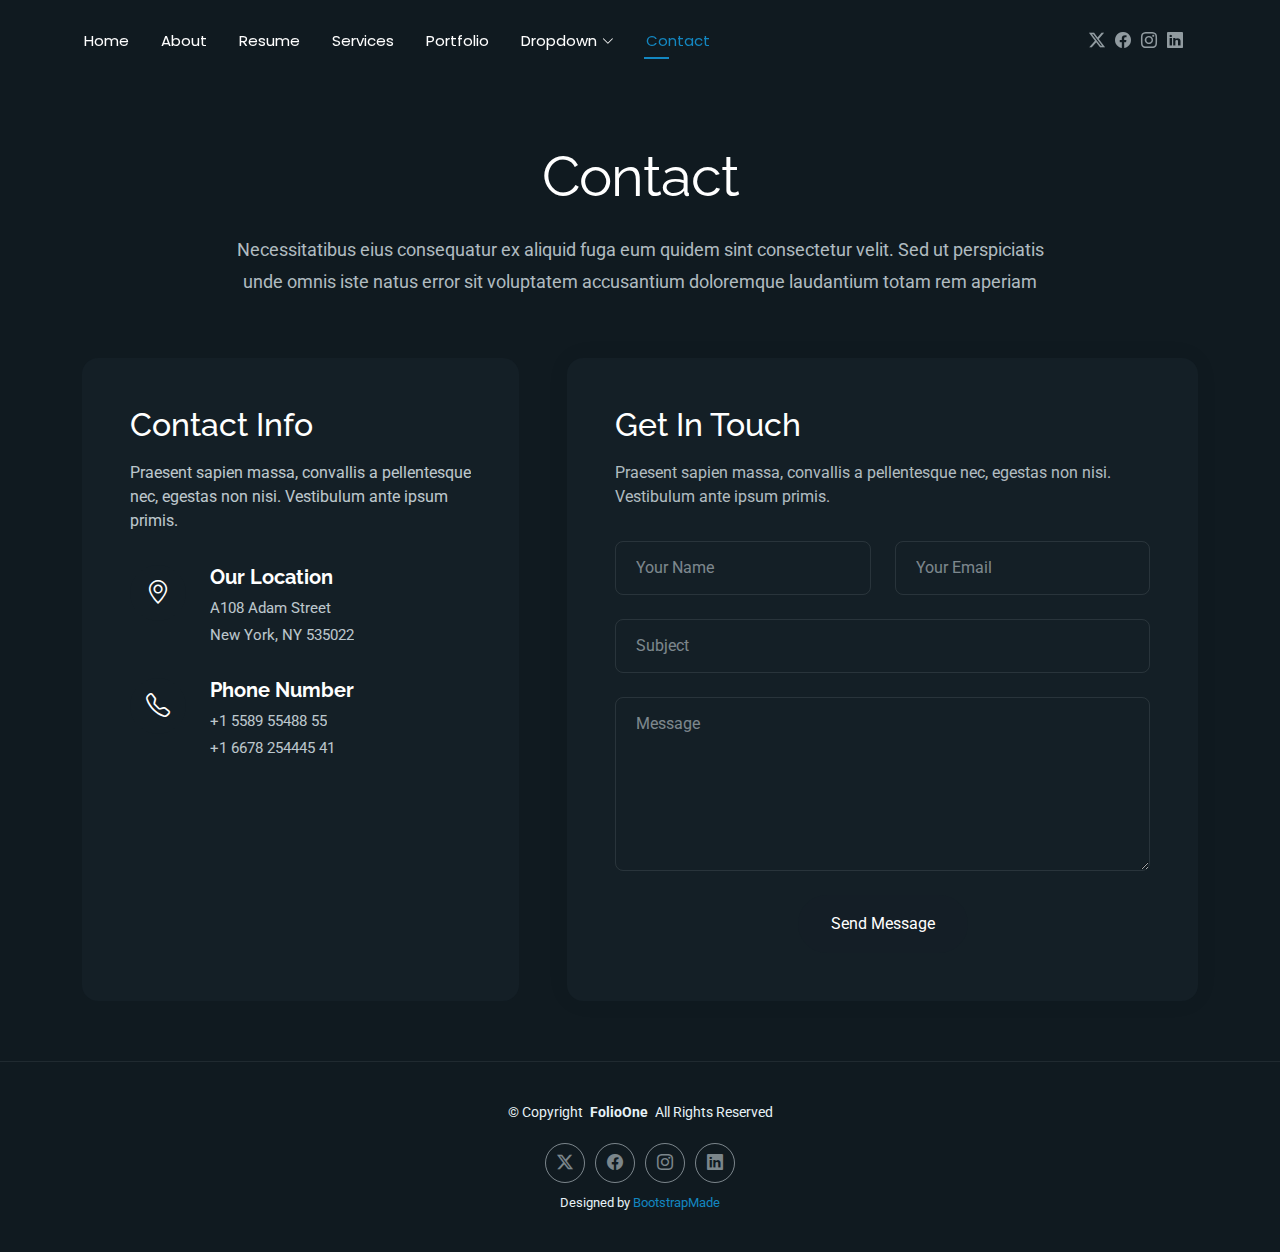
<file: contact.html>
<!DOCTYPE html>
<html lang="en">

<head>
  <meta charset="utf-8">
  <meta content="width=device-width, initial-scale=1.0" name="viewport">
  <title>Contact - FolioOne Bootstrap Template</title>
  <meta name="description" content="">
  <meta name="keywords" content="">

  <!-- Favicons -->
  <link href="assets/img/favicon.png" rel="icon">
  <link href="assets/img/apple-touch-icon.png" rel="apple-touch-icon">

  <!-- Fonts -->
  <link href="https://fonts.googleapis.com" rel="preconnect">
  <link href="https://fonts.gstatic.com" rel="preconnect" crossorigin>
  <link href="https://fonts.googleapis.com/css2?family=Roboto:ital,wght@0,100;0,300;0,400;0,500;0,700;0,900;1,100;1,300;1,400;1,500;1,700;1,900&family=Poppins:ital,wght@0,100;0,200;0,300;0,400;0,500;0,600;0,700;0,800;0,900;1,100;1,200;1,300;1,400;1,500;1,600;1,700;1,800;1,900&family=Raleway:ital,wght@0,100;0,200;0,300;0,400;0,500;0,600;0,700;0,800;0,900;1,100;1,200;1,300;1,400;1,500;1,600;1,700;1,800;1,900&display=swap" rel="stylesheet">

  <!-- Vendor CSS Files -->
  <link href="assets/vendor/bootstrap/css/bootstrap.min.css" rel="stylesheet">
  <link href="assets/vendor/bootstrap-icons/bootstrap-icons.css" rel="stylesheet">
  <link href="assets/vendor/aos/aos.css" rel="stylesheet">
  <link href="assets/vendor/swiper/swiper-bundle.min.css" rel="stylesheet">
  <link href="assets/vendor/glightbox/css/glightbox.min.css" rel="stylesheet">

  <!-- Main CSS File -->
  <link href="assets/css/main.css" rel="stylesheet">

  <!-- =======================================================
  * Template Name: FolioOne
  * Template URL: https://bootstrapmade.com/folioone-bootstrap-portfolio-website-template/
  * Updated: Aug 23 2025 with Bootstrap v5.3.7
  * Author: BootstrapMade.com
  * License: https://bootstrapmade.com/license/
  ======================================================== -->
</head>

<body class="contact-page">

  <header id="header" class="header d-flex align-items-center light-background sticky-top">
    <div class="container position-relative d-flex align-items-center justify-content-between">

      <!-- <a href="index.html" class="logo d-flex align-items-center me-auto me-xl-0">
      <img src="assets/img/logo.webp" alt="">
      <h1 class="sitename">FolioOne</h1> 
    </a> -->

      <nav id="navmenu" class="navmenu">
        <ul>
          <li><a href="index.html">Home</a></li>
          <li><a href="about.html">About</a></li>
          <li><a href="resume.html">Resume</a></li>
          <li><a href="services.html">Services</a></li>
          <li><a href="portfolio.html">Portfolio</a></li>
          <li class="dropdown"><a href="#"><span>Dropdown</span> <i class="bi bi-chevron-down toggle-dropdown"></i></a>
            <ul>
              <li><a href="#">Dropdown 1</a></li>
              <li class="dropdown"><a href="#"><span>Deep Dropdown</span> <i class="bi bi-chevron-down toggle-dropdown"></i></a>
                <ul>
                  <li><a href="#">Deep Dropdown 1</a></li>
                  <li><a href="#">Deep Dropdown 2</a></li>
                  <li><a href="#">Deep Dropdown 3</a></li>
                  <li><a href="#">Deep Dropdown 4</a></li>
                  <li><a href="#">Deep Dropdown 5</a></li>
                </ul>
              </li>
              <li><a href="#">Dropdown 2</a></li>
              <li><a href="#">Dropdown 3</a></li>
              <li><a href="#">Dropdown 4</a></li>
            </ul>
          </li>
          <li><a href="contact.html" class="active">Contact</a></li>
        </ul>
        <i class="mobile-nav-toggle d-xl-none bi bi-list"></i>
      </nav>

      <div class="header-social-links">
        <a href="#" class="twitter"><i class="bi bi-twitter-x"></i></a>
        <a href="#" class="facebook"><i class="bi bi-facebook"></i></a>
        <a href="#" class="instagram"><i class="bi bi-instagram"></i></a>
        <a href="#" class="linkedin"><i class="bi bi-linkedin"></i></a>
      </div>

    </div>
  </header>

  <main class="main">

    <!-- Contact Section -->
    <section id="contact" class="contact section">

      <!-- Section Title -->
      <div class="container section-title" data-aos="fade-up">
        <h2>Contact</h2>
        <p>Necessitatibus eius consequatur ex aliquid fuga eum quidem sint consectetur velit. Sed ut perspiciatis unde omnis iste natus error sit voluptatem accusantium doloremque laudantium totam rem aperiam</p>
      </div><!-- End Section Title -->

      <div class="container" data-aos="fade-up" data-aos-delay="100">

        <div class="row g-4 g-lg-5">
          <div class="col-lg-5">
            <div class="info-box" data-aos="fade-up" data-aos-delay="200">
              <h3>Contact Info</h3>
              <p>Praesent sapien massa, convallis a pellentesque nec, egestas non nisi. Vestibulum ante ipsum primis.</p>

              <div class="info-item" data-aos="fade-up" data-aos-delay="300">
                <div class="icon-box">
                  <i class="bi bi-geo-alt"></i>
                </div>
                <div class="content">
                  <h4>Our Location</h4>
                  <p>A108 Adam Street</p>
                  <p>New York, NY 535022</p>
                </div>
              </div>

              <div class="info-item" data-aos="fade-up" data-aos-delay="400">
                <div class="icon-box">
                  <i class="bi bi-telephone"></i>
                </div>
                <div class="content">
                  <h4>Phone Number</h4>
                  <p>+1 5589 55488 55</p>
                  <p>+1 6678 254445 41</p>
                </div>
              </div>

              <div class="info-item" data-aos="fade-up" data-aos-delay="500">
                <div class="icon-box">
                  <i class="bi bi-envelope"></i>
                </div>
                <div class="content">
                  <h4>Email Address</h4>
                  <p>info@example.com</p>
                  <p>contact@example.com</p>
                </div>
              </div>
            </div>
          </div>

          <div class="col-lg-7">
            <div class="contact-form" data-aos="fade-up" data-aos-delay="300">
              <h3>Get In Touch</h3>
              <p>Praesent sapien massa, convallis a pellentesque nec, egestas non nisi. Vestibulum ante ipsum primis.</p>

              <form action="forms/contact.php" method="post" class="php-email-form" data-aos="fade-up" data-aos-delay="200">
                <div class="row gy-4">

                  <div class="col-md-6">
                    <input type="text" name="name" class="form-control" placeholder="Your Name" required="">
                  </div>

                  <div class="col-md-6 ">
                    <input type="email" class="form-control" name="email" placeholder="Your Email" required="">
                  </div>

                  <div class="col-12">
                    <input type="text" class="form-control" name="subject" placeholder="Subject" required="">
                  </div>

                  <div class="col-12">
                    <textarea class="form-control" name="message" rows="6" placeholder="Message" required=""></textarea>
                  </div>

                  <div class="col-12 text-center">
                    <div class="loading">Loading</div>
                    <div class="error-message"></div>
                    <div class="sent-message">Your message has been sent. Thank you!</div>

                    <button type="submit" class="btn">Send Message</button>
                  </div>

                </div>
              </form>

            </div>
          </div>

        </div>

      </div>

    </section><!-- /Contact Section -->

  </main>

  <footer id="footer" class="footer">

    <div class="container">
      <div class="copyright text-center ">
        <p>© <span>Copyright</span> <strong class="px-1 sitename">FolioOne</strong> <span>All Rights Reserved<br></span></p>
      </div>
      <div class="social-links d-flex justify-content-center">
        <a href=""><i class="bi bi-twitter-x"></i></a>
        <a href=""><i class="bi bi-facebook"></i></a>
        <a href=""><i class="bi bi-instagram"></i></a>
        <a href=""><i class="bi bi-linkedin"></i></a>
      </div>
      <div class="credits">
        <!-- All the links in the footer should remain intact. -->
        <!-- You can delete the links only if you've purchased the pro version. -->
        <!-- Licensing information: https://bootstrapmade.com/license/ -->
        <!-- Purchase the pro version with working PHP/AJAX contact form: [buy-url] -->
        Designed by <a href="https://bootstrapmade.com/">BootstrapMade</a>
      </div>
    </div>

  </footer>

  <!-- Scroll Top -->
  <a href="#" id="scroll-top" class="scroll-top d-flex align-items-center justify-content-center"><i class="bi bi-arrow-up-short"></i></a>

  <!-- Preloader -->
  <div id="preloader"></div>

  <!-- Vendor JS Files -->
  <script src="assets/vendor/bootstrap/js/bootstrap.bundle.min.js"></script>
  <script src="assets/vendor/php-email-form/validate.js"></script>
  <script src="assets/vendor/aos/aos.js"></script>
  <script src="assets/vendor/typed.js/typed.umd.js"></script>
  <script src="assets/vendor/waypoints/noframework.waypoints.js"></script>
  <script src="assets/vendor/purecounter/purecounter_vanilla.js"></script>
  <script src="assets/vendor/swiper/swiper-bundle.min.js"></script>
  <script src="assets/vendor/imagesloaded/imagesloaded.pkgd.min.js"></script>
  <script src="assets/vendor/isotope-layout/isotope.pkgd.min.js"></script>
  <script src="assets/vendor/glightbox/js/glightbox.min.js"></script>

  <!-- Main JS File -->
  <script src="assets/js/main.js"></script>

</body>

</html>
</file>
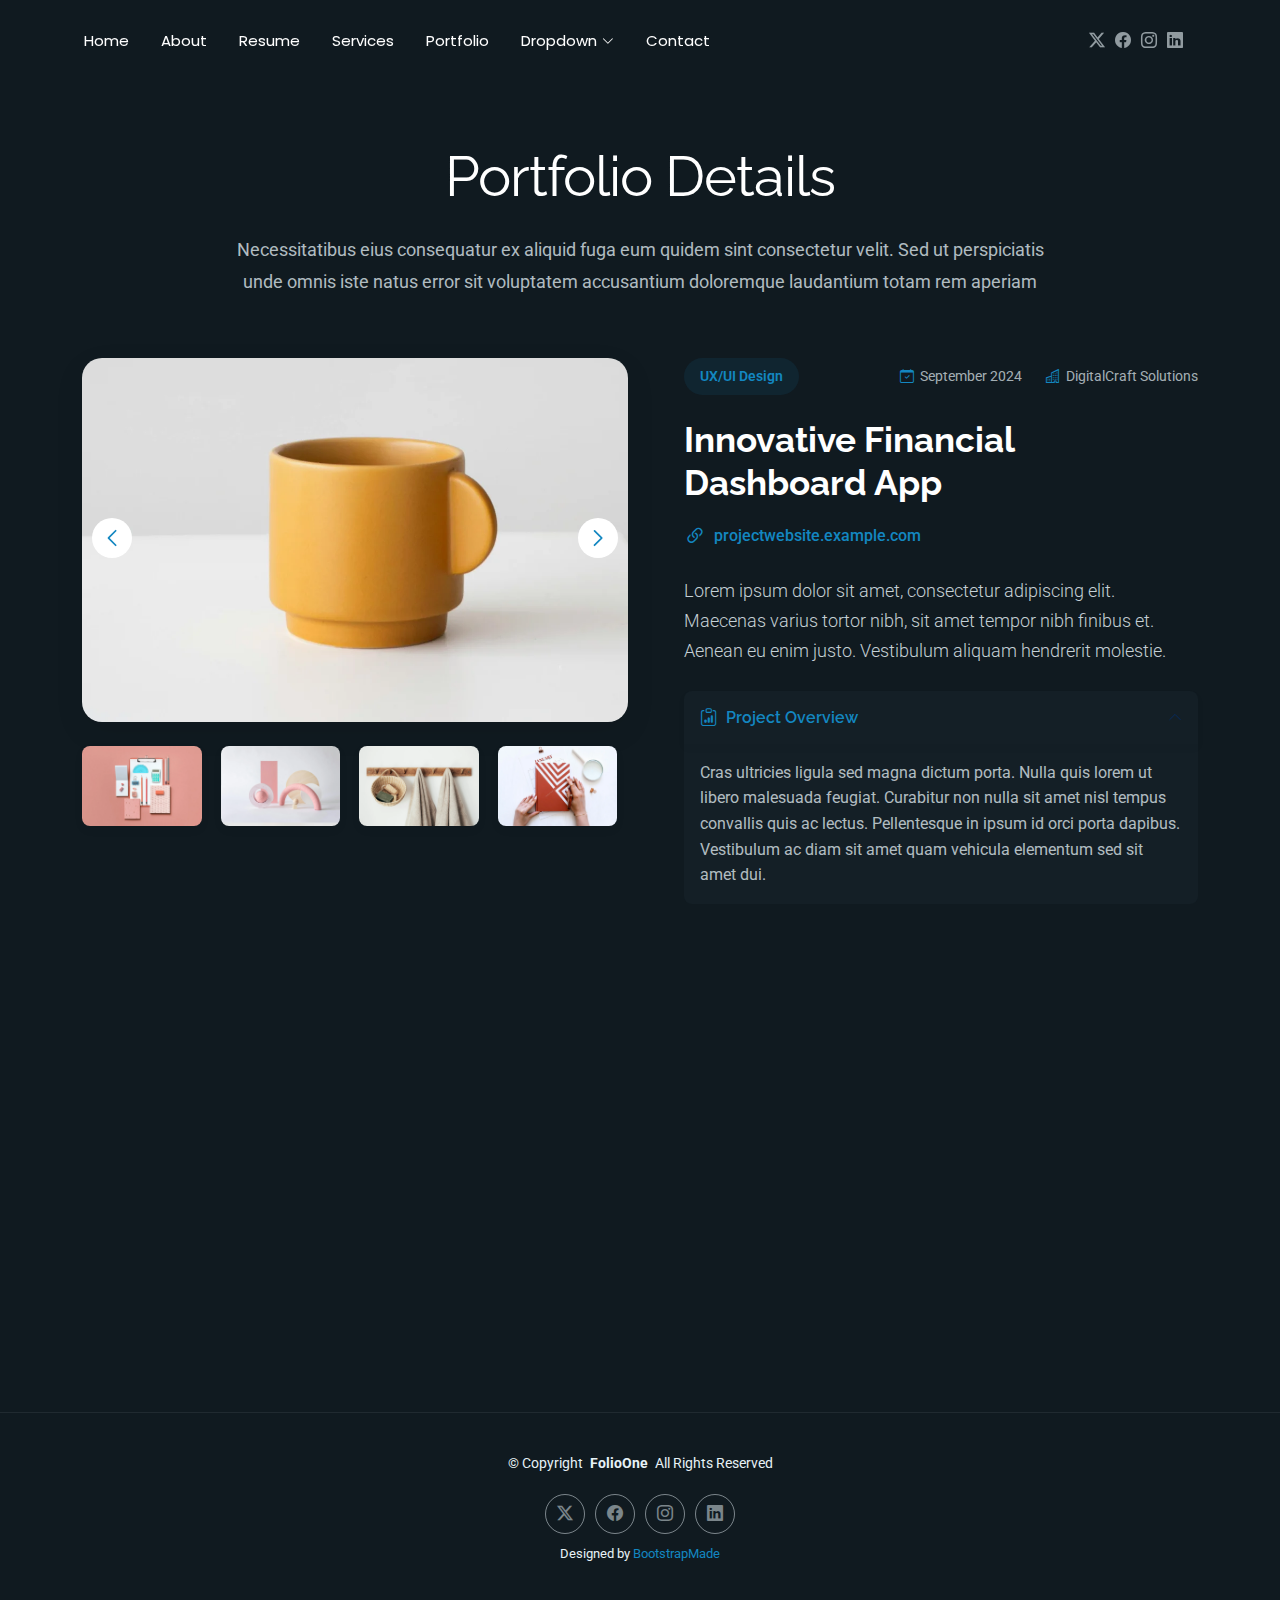
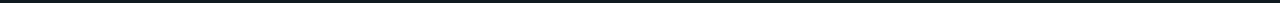
<file: portfolio-details.html>
<!DOCTYPE html>
<html lang="en">

<head>
  <meta charset="utf-8">
  <meta content="width=device-width, initial-scale=1.0" name="viewport">
  <title>Portfolio Details - FolioOne Bootstrap Template</title>
  <meta name="description" content="">
  <meta name="keywords" content="">

  <!-- Favicons -->
  <link href="assets/img/favicon.png" rel="icon">
  <link href="assets/img/apple-touch-icon.png" rel="apple-touch-icon">

  <!-- Fonts -->
  <link href="https://fonts.googleapis.com" rel="preconnect">
  <link href="https://fonts.gstatic.com" rel="preconnect" crossorigin>
  <link href="https://fonts.googleapis.com/css2?family=Roboto:ital,wght@0,100;0,300;0,400;0,500;0,700;0,900;1,100;1,300;1,400;1,500;1,700;1,900&family=Poppins:ital,wght@0,100;0,200;0,300;0,400;0,500;0,600;0,700;0,800;0,900;1,100;1,200;1,300;1,400;1,500;1,600;1,700;1,800;1,900&family=Raleway:ital,wght@0,100;0,200;0,300;0,400;0,500;0,600;0,700;0,800;0,900;1,100;1,200;1,300;1,400;1,500;1,600;1,700;1,800;1,900&display=swap" rel="stylesheet">

  <!-- Vendor CSS Files -->
  <link href="assets/vendor/bootstrap/css/bootstrap.min.css" rel="stylesheet">
  <link href="assets/vendor/bootstrap-icons/bootstrap-icons.css" rel="stylesheet">
  <link href="assets/vendor/aos/aos.css" rel="stylesheet">
  <link href="assets/vendor/swiper/swiper-bundle.min.css" rel="stylesheet">
  <link href="assets/vendor/glightbox/css/glightbox.min.css" rel="stylesheet">

  <!-- Main CSS File -->
  <link href="assets/css/main.css" rel="stylesheet">

  <!-- =======================================================
  * Template Name: FolioOne
  * Template URL: https://bootstrapmade.com/folioone-bootstrap-portfolio-website-template/
  * Updated: Aug 23 2025 with Bootstrap v5.3.7
  * Author: BootstrapMade.com
  * License: https://bootstrapmade.com/license/
  ======================================================== -->
</head>

<body class="portfolio-details-page">

  <header id="header" class="header d-flex align-items-center light-background sticky-top">
    <div class="container position-relative d-flex align-items-center justify-content-between">

      <!-- <a href="index.html" class="logo d-flex align-items-center me-auto me-xl-0">
      <img src="assets/img/logo.webp" alt="">
      <h1 class="sitename">FolioOne</h1> 
    </a> -->

      <nav id="navmenu" class="navmenu">
        <ul>
          <li><a href="index.html">Home</a></li>
          <li><a href="about.html">About</a></li>
          <li><a href="resume.html">Resume</a></li>
          <li><a href="services.html">Services</a></li>
          <li><a href="portfolio.html">Portfolio</a></li>
          <li class="dropdown"><a href="#"><span>Dropdown</span> <i class="bi bi-chevron-down toggle-dropdown"></i></a>
            <ul>
              <li><a href="#">Dropdown 1</a></li>
              <li class="dropdown"><a href="#"><span>Deep Dropdown</span> <i class="bi bi-chevron-down toggle-dropdown"></i></a>
                <ul>
                  <li><a href="#">Deep Dropdown 1</a></li>
                  <li><a href="#">Deep Dropdown 2</a></li>
                  <li><a href="#">Deep Dropdown 3</a></li>
                  <li><a href="#">Deep Dropdown 4</a></li>
                  <li><a href="#">Deep Dropdown 5</a></li>
                </ul>
              </li>
              <li><a href="#">Dropdown 2</a></li>
              <li><a href="#">Dropdown 3</a></li>
              <li><a href="#">Dropdown 4</a></li>
            </ul>
          </li>
          <li><a href="contact.html">Contact</a></li>
        </ul>
        <i class="mobile-nav-toggle d-xl-none bi bi-list"></i>
      </nav>

      <div class="header-social-links">
        <a href="#" class="twitter"><i class="bi bi-twitter-x"></i></a>
        <a href="#" class="facebook"><i class="bi bi-facebook"></i></a>
        <a href="#" class="instagram"><i class="bi bi-instagram"></i></a>
        <a href="#" class="linkedin"><i class="bi bi-linkedin"></i></a>
      </div>

    </div>
  </header>

  <main class="main">

    <!-- Portfolio Details Section -->
    <section id="portfolio-details" class="portfolio-details section">

      <!-- Section Title -->
      <div class="container section-title" data-aos="fade-up">
        <h2>Portfolio Details</h2>
        <p>Necessitatibus eius consequatur ex aliquid fuga eum quidem sint consectetur velit. Sed ut perspiciatis unde omnis iste natus error sit voluptatem accusantium doloremque laudantium totam rem aperiam</p>
      </div><!-- End Section Title -->

      <div class="container" data-aos="fade-up" data-aos-delay="100">

        <div class="row gy-4">
          <div class="col-lg-6" data-aos="fade-right">
            <div class="portfolio-details-media">
              <div class="main-image">
                <div class="portfolio-details-slider swiper init-swiper" data-aos="zoom-in">
                  <script type="application/json" class="swiper-config">
                    {
                      "loop": true,
                      "speed": 1000,
                      "autoplay": {
                        "delay": 6000
                      },
                      "effect": "creative",
                      "creativeEffect": {
                        "prev": {
                          "shadow": true,
                          "translate": [0, 0, -400]
                        },
                        "next": {
                          "translate": ["100%", 0, 0]
                        }
                      },
                      "slidesPerView": 1,
                      "navigation": {
                        "nextEl": ".swiper-button-next",
                        "prevEl": ".swiper-button-prev"
                      }
                    }
                  </script>
                  <div class="swiper-wrapper">
                    <div class="swiper-slide">
                      <img src="assets/img/portfolio/portfolio-5.webp" alt="Portfolio Image" class="img-fluid">
                    </div>
                    <div class="swiper-slide">
                      <img src="assets/img/portfolio/portfolio-7.webp" alt="Portfolio Image" class="img-fluid">
                    </div>
                    <div class="swiper-slide">
                      <img src="assets/img/portfolio/portfolio-8.webp" alt="Portfolio Image" class="img-fluid">
                    </div>
                  </div>
                  <div class="swiper-button-prev"></div>
                  <div class="swiper-button-next"></div>
                </div>
              </div>

              <div class="thumbnail-grid" data-aos="fade-up" data-aos-delay="200">
                <div class="row g-2 mt-3">
                  <div class="col-3">
                    <img src="assets/img/portfolio/portfolio-4.webp" alt="Gallery Image" class="img-fluid glightbox">
                  </div>
                  <div class="col-3">
                    <img src="assets/img/portfolio/portfolio-6.webp" alt="Gallery Image" class="img-fluid glightbox">
                  </div>
                  <div class="col-3">
                    <img src="assets/img/portfolio/portfolio-11.webp" alt="Gallery Image" class="img-fluid glightbox">
                  </div>
                  <div class="col-3">
                    <img src="assets/img/portfolio/portfolio-12.webp" alt="Gallery Image" class="img-fluid glightbox">
                  </div>
                </div>
              </div>

              <div class="tech-stack-badges" data-aos="fade-up" data-aos-delay="300">
                <span>Angular</span>
                <span>Express.js</span>
                <span>PostgreSQL</span>
                <span>GraphQL</span>
                <span>Firebase</span>
              </div>
            </div>
          </div>

          <div class="col-lg-6" data-aos="fade-left">
            <div class="portfolio-details-content">
              <div class="project-meta">
                <div class="badge-wrapper">
                  <span class="project-badge">UX/UI Design</span>
                </div>
                <div class="date-client">
                  <div class="meta-item">
                    <i class="bi bi-calendar-check"></i>
                    <span>September 2024</span>
                  </div>
                  <div class="meta-item">
                    <i class="bi bi-buildings"></i>
                    <span>DigitalCraft Solutions</span>
                  </div>
                </div>
              </div>

              <h2 class="project-title">Innovative Financial Dashboard App</h2>

              <div class="project-website">
                <i class="bi bi-link-45deg"></i>
                <a href="#" target="_blank">projectwebsite.example.com</a>
              </div>

              <div class="project-overview">
                <p class="lead">
                  Lorem ipsum dolor sit amet, consectetur adipiscing elit. Maecenas varius tortor nibh, sit amet tempor nibh finibus et. Aenean eu enim justo. Vestibulum aliquam hendrerit molestie.
                </p>

                <div class="accordion project-accordion" id="portfolio-details-projectAccordion">
                  <div class="accordion-item" data-aos="fade-up">
                    <h2 class="accordion-header">
                      <button class="accordion-button" type="button" data-bs-toggle="collapse" data-bs-target="#portfolio-details-collapse-1" aria-expanded="true" aria-controls="collapseOne">
                        <i class="bi bi-clipboard-data me-2"></i> Project Overview
                      </button>
                    </h2>
                    <div id="portfolio-details-collapse-1" class="accordion-collapse collapse show" data-bs-parent="#portfolio-details-projectAccordion">
                      <div class="accordion-body">
                        <p>Cras ultricies ligula sed magna dictum porta. Nulla quis lorem ut libero malesuada feugiat. Curabitur non nulla sit amet nisl tempus convallis quis ac lectus. Pellentesque in ipsum id orci porta dapibus. Vestibulum ac diam sit amet quam vehicula elementum sed sit amet dui.</p>
                      </div>
                    </div>
                  </div>

                  <div class="accordion-item" data-aos="fade-up" data-aos-delay="100">
                    <h2 class="accordion-header">
                      <button class="accordion-button collapsed" type="button" data-bs-toggle="collapse" data-bs-target="#portfolio-details-collapse-2" aria-expanded="false" aria-controls="collapseTwo">
                        <i class="bi bi-exclamation-diamond me-2"></i> The Challenge
                      </button>
                    </h2>
                    <div id="portfolio-details-collapse-2" class="accordion-collapse collapse" data-bs-parent="#portfolio-details-projectAccordion">
                      <div class="accordion-body">
                        <p>Mauris blandit aliquet elit, eget tincidunt nibh pulvinar a. Vivamus suscipit tortor eget felis porttitor volutpat. Curabitur aliquet quam id dui posuere blandit. Praesent sapien massa, convallis a pellentesque nec, egestas non nisi. Sed porttitor lectus nibh.</p>
                      </div>
                    </div>
                  </div>

                  <div class="accordion-item" data-aos="fade-up" data-aos-delay="200">
                    <h2 class="accordion-header">
                      <button class="accordion-button collapsed" type="button" data-bs-toggle="collapse" data-bs-target="#portfolio-details-collapse-3" aria-expanded="false" aria-controls="collapseThree">
                        <i class="bi bi-award me-2"></i> The Solution
                      </button>
                    </h2>
                    <div id="portfolio-details-collapse-3" class="accordion-collapse collapse" data-bs-parent="#portfolio-details-projectAccordion">
                      <div class="accordion-body">
                        <p>Donec sollicitudin molestie malesuada. Curabitur arcu erat, accumsan id imperdiet et, porttitor at sem. Vestibulum ante ipsum primis in faucibus orci luctus et ultrices posuere cubilia Curae; Donec velit neque, auctor sit amet aliquam vel, ullamcorper sit amet ligula.</p>
                      </div>
                    </div>
                  </div>
                </div>
              </div>

              <div class="project-features" data-aos="fade-up" data-aos-delay="300">
                <h3><i class="bi bi-stars"></i> Key Features</h3>
                <div class="row g-3">
                  <div class="col-md-6">
                    <ul class="feature-list">
                      <li><i class="bi bi-check2-circle"></i> Real-time Data Visualization</li>
                      <li><i class="bi bi-check2-circle"></i> User Role Management</li>
                      <li><i class="bi bi-check2-circle"></i> Secure Authentication</li>
                    </ul>
                  </div>
                  <div class="col-md-6">
                    <ul class="feature-list">
                      <li><i class="bi bi-check2-circle"></i> Customizable Dashboards</li>
                      <li><i class="bi bi-check2-circle"></i> Data Export Options</li>
                      <li><i class="bi bi-check2-circle"></i> Multi-device Support</li>
                    </ul>
                  </div>
                </div>
              </div>

              <div class="cta-buttons" data-aos="fade-up" data-aos-delay="400">
                <a href="#" class="btn-view-project">View Live Project</a>
                <a href="#" class="btn-next-project">Next Project <i class="bi bi-arrow-right"></i></a>
              </div>
            </div>
          </div>
        </div>

      </div>

    </section><!-- /Portfolio Details Section -->

  </main>

  <footer id="footer" class="footer">

    <div class="container">
      <div class="copyright text-center ">
        <p>© <span>Copyright</span> <strong class="px-1 sitename">FolioOne</strong> <span>All Rights Reserved<br></span></p>
      </div>
      <div class="social-links d-flex justify-content-center">
        <a href=""><i class="bi bi-twitter-x"></i></a>
        <a href=""><i class="bi bi-facebook"></i></a>
        <a href=""><i class="bi bi-instagram"></i></a>
        <a href=""><i class="bi bi-linkedin"></i></a>
      </div>
      <div class="credits">
        <!-- All the links in the footer should remain intact. -->
        <!-- You can delete the links only if you've purchased the pro version. -->
        <!-- Licensing information: https://bootstrapmade.com/license/ -->
        <!-- Purchase the pro version with working PHP/AJAX contact form: [buy-url] -->
        Designed by <a href="https://bootstrapmade.com/">BootstrapMade</a>
      </div>
    </div>

  </footer>

  <!-- Scroll Top -->
  <a href="#" id="scroll-top" class="scroll-top d-flex align-items-center justify-content-center"><i class="bi bi-arrow-up-short"></i></a>

  <!-- Preloader -->
  <div id="preloader"></div>

  <!-- Vendor JS Files -->
  <script src="assets/vendor/bootstrap/js/bootstrap.bundle.min.js"></script>
  <script src="assets/vendor/php-email-form/validate.js"></script>
  <script src="assets/vendor/aos/aos.js"></script>
  <script src="assets/vendor/typed.js/typed.umd.js"></script>
  <script src="assets/vendor/waypoints/noframework.waypoints.js"></script>
  <script src="assets/vendor/purecounter/purecounter_vanilla.js"></script>
  <script src="assets/vendor/swiper/swiper-bundle.min.js"></script>
  <script src="assets/vendor/imagesloaded/imagesloaded.pkgd.min.js"></script>
  <script src="assets/vendor/isotope-layout/isotope.pkgd.min.js"></script>
  <script src="assets/vendor/glightbox/js/glightbox.min.js"></script>

  <!-- Main JS File -->
  <script src="assets/js/main.js"></script>

</body>

</html>
</file>
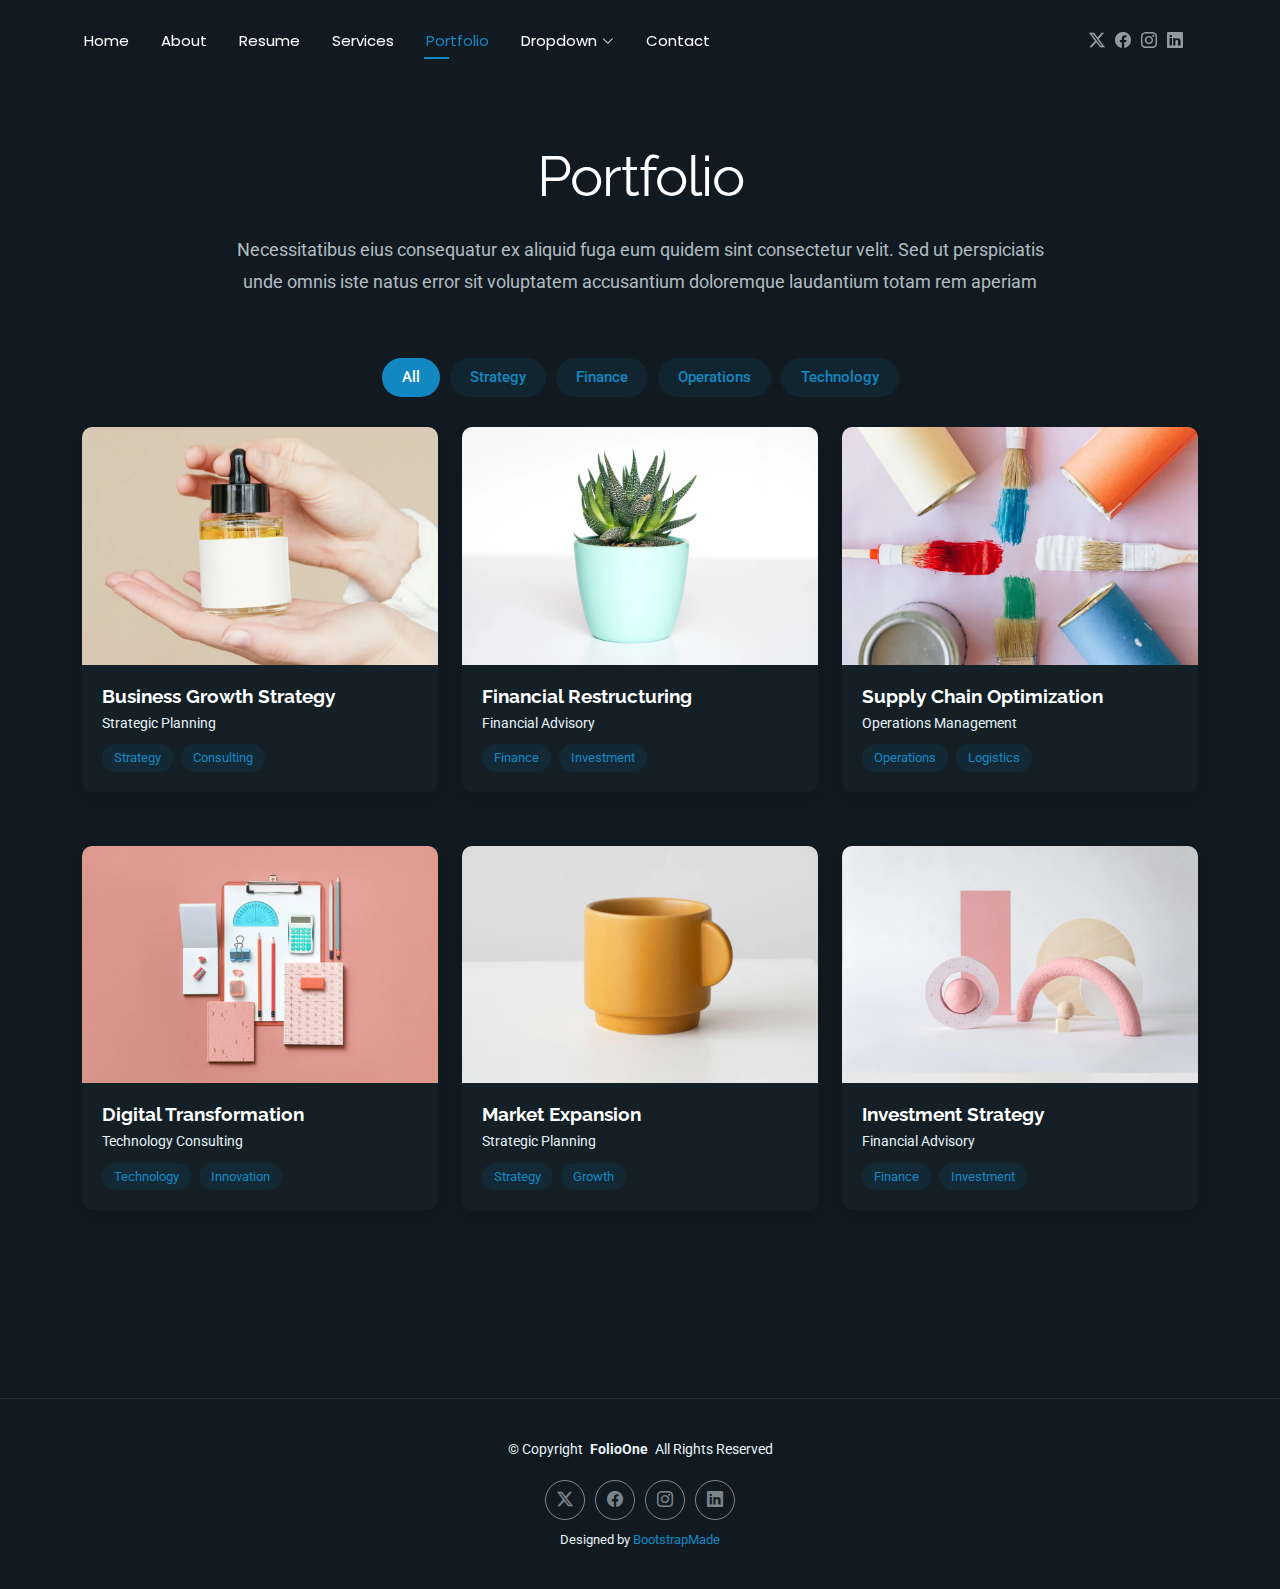
<file: portfolio.html>
<!DOCTYPE html>
<html lang="en">

<head>
  <meta charset="utf-8">
  <meta content="width=device-width, initial-scale=1.0" name="viewport">
  <title>Portfolio - FolioOne Bootstrap Template</title>
  <meta name="description" content="">
  <meta name="keywords" content="">

  <!-- Favicons -->
  <link href="assets/img/favicon.png" rel="icon">
  <link href="assets/img/apple-touch-icon.png" rel="apple-touch-icon">

  <!-- Fonts -->
  <link href="https://fonts.googleapis.com" rel="preconnect">
  <link href="https://fonts.gstatic.com" rel="preconnect" crossorigin>
  <link href="https://fonts.googleapis.com/css2?family=Roboto:ital,wght@0,100;0,300;0,400;0,500;0,700;0,900;1,100;1,300;1,400;1,500;1,700;1,900&family=Poppins:ital,wght@0,100;0,200;0,300;0,400;0,500;0,600;0,700;0,800;0,900;1,100;1,200;1,300;1,400;1,500;1,600;1,700;1,800;1,900&family=Raleway:ital,wght@0,100;0,200;0,300;0,400;0,500;0,600;0,700;0,800;0,900;1,100;1,200;1,300;1,400;1,500;1,600;1,700;1,800;1,900&display=swap" rel="stylesheet">

  <!-- Vendor CSS Files -->
  <link href="assets/vendor/bootstrap/css/bootstrap.min.css" rel="stylesheet">
  <link href="assets/vendor/bootstrap-icons/bootstrap-icons.css" rel="stylesheet">
  <link href="assets/vendor/aos/aos.css" rel="stylesheet">
  <link href="assets/vendor/swiper/swiper-bundle.min.css" rel="stylesheet">
  <link href="assets/vendor/glightbox/css/glightbox.min.css" rel="stylesheet">

  <!-- Main CSS File -->
  <link href="assets/css/main.css" rel="stylesheet">

  <!-- =======================================================
  * Template Name: FolioOne
  * Template URL: https://bootstrapmade.com/folioone-bootstrap-portfolio-website-template/
  * Updated: Aug 23 2025 with Bootstrap v5.3.7
  * Author: BootstrapMade.com
  * License: https://bootstrapmade.com/license/
  ======================================================== -->
</head>

<body class="portfolio-page">

  <header id="header" class="header d-flex align-items-center light-background sticky-top">
    <div class="container position-relative d-flex align-items-center justify-content-between">

      <!-- <a href="index.html" class="logo d-flex align-items-center me-auto me-xl-0">
      <img src="assets/img/logo.webp" alt="">
      <h1 class="sitename">FolioOne</h1> 
    </a> -->

      <nav id="navmenu" class="navmenu">
        <ul>
          <li><a href="index.html">Home</a></li>
          <li><a href="about.html">About</a></li>
          <li><a href="resume.html">Resume</a></li>
          <li><a href="services.html">Services</a></li>
          <li><a href="portfolio.html" class="active">Portfolio</a></li>
          <li class="dropdown"><a href="#"><span>Dropdown</span> <i class="bi bi-chevron-down toggle-dropdown"></i></a>
            <ul>
              <li><a href="#">Dropdown 1</a></li>
              <li class="dropdown"><a href="#"><span>Deep Dropdown</span> <i class="bi bi-chevron-down toggle-dropdown"></i></a>
                <ul>
                  <li><a href="#">Deep Dropdown 1</a></li>
                  <li><a href="#">Deep Dropdown 2</a></li>
                  <li><a href="#">Deep Dropdown 3</a></li>
                  <li><a href="#">Deep Dropdown 4</a></li>
                  <li><a href="#">Deep Dropdown 5</a></li>
                </ul>
              </li>
              <li><a href="#">Dropdown 2</a></li>
              <li><a href="#">Dropdown 3</a></li>
              <li><a href="#">Dropdown 4</a></li>
            </ul>
          </li>
          <li><a href="contact.html">Contact</a></li>
        </ul>
        <i class="mobile-nav-toggle d-xl-none bi bi-list"></i>
      </nav>

      <div class="header-social-links">
        <a href="#" class="twitter"><i class="bi bi-twitter-x"></i></a>
        <a href="#" class="facebook"><i class="bi bi-facebook"></i></a>
        <a href="#" class="instagram"><i class="bi bi-instagram"></i></a>
        <a href="#" class="linkedin"><i class="bi bi-linkedin"></i></a>
      </div>

    </div>
  </header>

  <main class="main">

    <!-- Portfolio Section -->
    <section id="portfolio" class="portfolio section">

      <!-- Section Title -->
      <div class="container section-title" data-aos="fade-up">
        <h2>Portfolio</h2>
        <p>Necessitatibus eius consequatur ex aliquid fuga eum quidem sint consectetur velit. Sed ut perspiciatis unde omnis iste natus error sit voluptatem accusantium doloremque laudantium totam rem aperiam</p>
      </div><!-- End Section Title -->

      <div class="container" data-aos="fade-up" data-aos-delay="100">

        <div class="isotope-layout" data-default-filter="*" data-layout="masonry" data-sort="original-order">
          <ul class="portfolio-filters isotope-filters" data-aos="fade-up" data-aos-delay="200">
            <li data-filter="*" class="filter-active">All</li>
            <li data-filter=".filter-strategy">Strategy</li>
            <li data-filter=".filter-finance">Finance</li>
            <li data-filter=".filter-operations">Operations</li>
            <li data-filter=".filter-technology">Technology</li>
          </ul><!-- End Portfolio Filters -->

          <div class="row gy-4 isotope-container" data-aos="fade-up" data-aos-delay="300">
            <div class="col-lg-4 col-md-6 portfolio-item isotope-item filter-strategy">
              <div class="portfolio-card">
                <div class="portfolio-img">
                  <img src="assets/img/portfolio/portfolio-1.webp" alt="Portfolio Item" class="img-fluid">
                  <div class="portfolio-overlay">
                    <a href="assets/img/portfolio/portfolio-1.webp" class="glightbox portfolio-lightbox"><i class="bi bi-plus"></i></a>
                    <a href="#" class="portfolio-details-link"><i class="bi bi-link"></i></a>
                  </div>
                </div>
                <div class="portfolio-info">
                  <h4>Business Growth Strategy</h4>
                  <p>Strategic Planning</p>
                  <div class="portfolio-tags">
                    <span>Strategy</span>
                    <span>Consulting</span>
                  </div>
                </div>
              </div>
            </div>

            <div class="col-lg-4 col-md-6 portfolio-item isotope-item filter-finance">
              <div class="portfolio-card">
                <div class="portfolio-img">
                  <img src="assets/img/portfolio/portfolio-2.webp" alt="Portfolio Item" class="img-fluid">
                  <div class="portfolio-overlay">
                    <a href="assets/img/portfolio/portfolio-2.webp" class="glightbox portfolio-lightbox"><i class="bi bi-plus"></i></a>
                    <a href="#" class="portfolio-details-link"><i class="bi bi-link"></i></a>
                  </div>
                </div>
                <div class="portfolio-info">
                  <h4>Financial Restructuring</h4>
                  <p>Financial Advisory</p>
                  <div class="portfolio-tags">
                    <span>Finance</span>
                    <span>Investment</span>
                  </div>
                </div>
              </div>
            </div>

            <div class="col-lg-4 col-md-6 portfolio-item isotope-item filter-operations">
              <div class="portfolio-card">
                <div class="portfolio-img">
                  <img src="assets/img/portfolio/portfolio-3.webp" alt="Portfolio Item" class="img-fluid">
                  <div class="portfolio-overlay">
                    <a href="assets/img/portfolio/portfolio-3.webp" class="glightbox portfolio-lightbox"><i class="bi bi-plus"></i></a>
                    <a href="#" class="portfolio-details-link"><i class="bi bi-link"></i></a>
                  </div>
                </div>
                <div class="portfolio-info">
                  <h4>Supply Chain Optimization</h4>
                  <p>Operations Management</p>
                  <div class="portfolio-tags">
                    <span>Operations</span>
                    <span>Logistics</span>
                  </div>
                </div>
              </div>
            </div>

            <div class="col-lg-4 col-md-6 portfolio-item isotope-item filter-technology">
              <div class="portfolio-card">
                <div class="portfolio-img">
                  <img src="assets/img/portfolio/portfolio-4.webp" alt="Portfolio Item" class="img-fluid">
                  <div class="portfolio-overlay">
                    <a href="assets/img/portfolio/portfolio-4.webp" class="glightbox portfolio-lightbox"><i class="bi bi-plus"></i></a>
                    <a href="#" class="portfolio-details-link"><i class="bi bi-link"></i></a>
                  </div>
                </div>
                <div class="portfolio-info">
                  <h4>Digital Transformation</h4>
                  <p>Technology Consulting</p>
                  <div class="portfolio-tags">
                    <span>Technology</span>
                    <span>Innovation</span>
                  </div>
                </div>
              </div>
            </div>

            <div class="col-lg-4 col-md-6 portfolio-item isotope-item filter-strategy">
              <div class="portfolio-card">
                <div class="portfolio-img">
                  <img src="assets/img/portfolio/portfolio-5.webp" alt="Portfolio Item" class="img-fluid">
                  <div class="portfolio-overlay">
                    <a href="assets/img/portfolio/portfolio-5.webp" class="glightbox portfolio-lightbox"><i class="bi bi-plus"></i></a>
                    <a href="#" class="portfolio-details-link"><i class="bi bi-link"></i></a>
                  </div>
                </div>
                <div class="portfolio-info">
                  <h4>Market Expansion</h4>
                  <p>Strategic Planning</p>
                  <div class="portfolio-tags">
                    <span>Strategy</span>
                    <span>Growth</span>
                  </div>
                </div>
              </div>
            </div>

            <div class="col-lg-4 col-md-6 portfolio-item isotope-item filter-finance">
              <div class="portfolio-card">
                <div class="portfolio-img">
                  <img src="assets/img/portfolio/portfolio-6.webp" alt="Portfolio Item" class="img-fluid">
                  <div class="portfolio-overlay">
                    <a href="assets/img/portfolio/portfolio-6.webp" class="glightbox portfolio-lightbox"><i class="bi bi-plus"></i></a>
                    <a href="#" class="portfolio-details-link"><i class="bi bi-link"></i></a>
                  </div>
                </div>
                <div class="portfolio-info">
                  <h4>Investment Strategy</h4>
                  <p>Financial Advisory</p>
                  <div class="portfolio-tags">
                    <span>Finance</span>
                    <span>Investment</span>
                  </div>
                </div>
              </div>
            </div>
          </div><!-- End Portfolio Items Container -->

        </div>

        <div class="text-center mt-5" data-aos="fade-up" data-aos-delay="400">
          <a href="#portfolio" class="btn btn-primary">View All Case Studies</a>
        </div>

      </div>

    </section><!-- /Portfolio Section -->

  </main>

  <footer id="footer" class="footer">

    <div class="container">
      <div class="copyright text-center ">
        <p>© <span>Copyright</span> <strong class="px-1 sitename">FolioOne</strong> <span>All Rights Reserved<br></span></p>
      </div>
      <div class="social-links d-flex justify-content-center">
        <a href=""><i class="bi bi-twitter-x"></i></a>
        <a href=""><i class="bi bi-facebook"></i></a>
        <a href=""><i class="bi bi-instagram"></i></a>
        <a href=""><i class="bi bi-linkedin"></i></a>
      </div>
      <div class="credits">
        <!-- All the links in the footer should remain intact. -->
        <!-- You can delete the links only if you've purchased the pro version. -->
        <!-- Licensing information: https://bootstrapmade.com/license/ -->
        <!-- Purchase the pro version with working PHP/AJAX contact form: [buy-url] -->
        Designed by <a href="https://bootstrapmade.com/">BootstrapMade</a>
      </div>
    </div>

  </footer>

  <!-- Scroll Top -->
  <a href="#" id="scroll-top" class="scroll-top d-flex align-items-center justify-content-center"><i class="bi bi-arrow-up-short"></i></a>

  <!-- Preloader -->
  <div id="preloader"></div>

  <!-- Vendor JS Files -->
  <script src="assets/vendor/bootstrap/js/bootstrap.bundle.min.js"></script>
  <script src="assets/vendor/php-email-form/validate.js"></script>
  <script src="assets/vendor/aos/aos.js"></script>
  <script src="assets/vendor/typed.js/typed.umd.js"></script>
  <script src="assets/vendor/waypoints/noframework.waypoints.js"></script>
  <script src="assets/vendor/purecounter/purecounter_vanilla.js"></script>
  <script src="assets/vendor/swiper/swiper-bundle.min.js"></script>
  <script src="assets/vendor/imagesloaded/imagesloaded.pkgd.min.js"></script>
  <script src="assets/vendor/isotope-layout/isotope.pkgd.min.js"></script>
  <script src="assets/vendor/glightbox/js/glightbox.min.js"></script>

  <!-- Main JS File -->
  <script src="assets/js/main.js"></script>

</body>

</html>
</file>
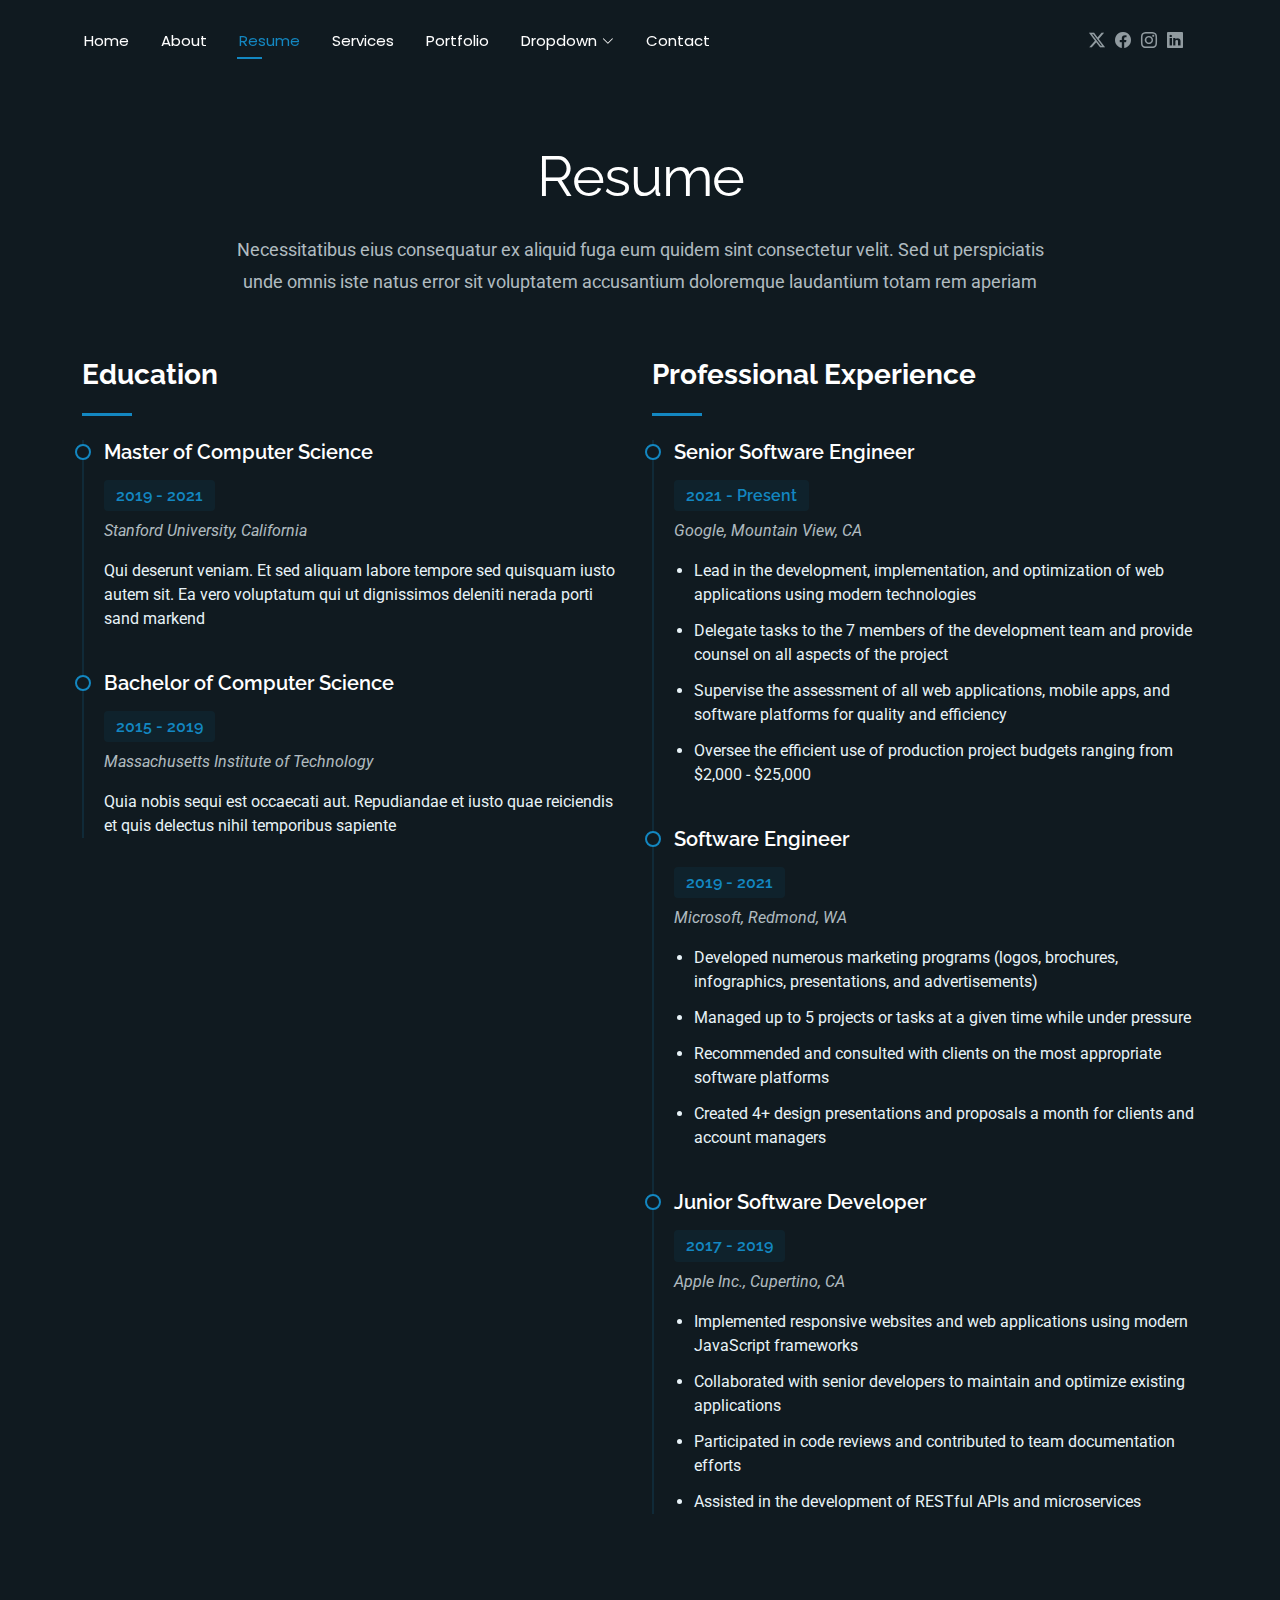
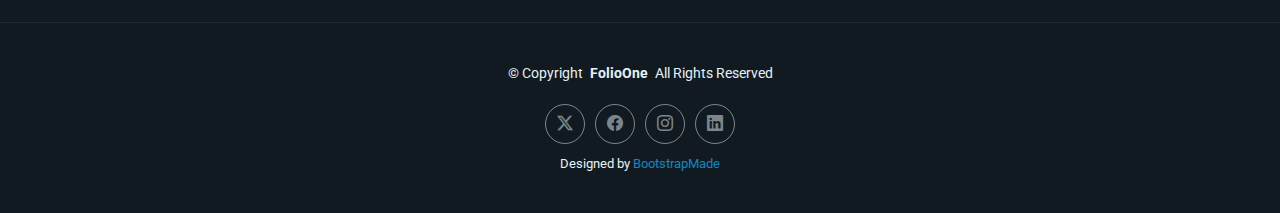
<file: resume.html>
<!DOCTYPE html>
<html lang="en">

<head>
  <meta charset="utf-8">
  <meta content="width=device-width, initial-scale=1.0" name="viewport">
  <title>Resume - FolioOne Bootstrap Template</title>
  <meta name="description" content="">
  <meta name="keywords" content="">

  <!-- Favicons -->
  <link href="assets/img/favicon.png" rel="icon">
  <link href="assets/img/apple-touch-icon.png" rel="apple-touch-icon">

  <!-- Fonts -->
  <link href="https://fonts.googleapis.com" rel="preconnect">
  <link href="https://fonts.gstatic.com" rel="preconnect" crossorigin>
  <link href="https://fonts.googleapis.com/css2?family=Roboto:ital,wght@0,100;0,300;0,400;0,500;0,700;0,900;1,100;1,300;1,400;1,500;1,700;1,900&family=Poppins:ital,wght@0,100;0,200;0,300;0,400;0,500;0,600;0,700;0,800;0,900;1,100;1,200;1,300;1,400;1,500;1,600;1,700;1,800;1,900&family=Raleway:ital,wght@0,100;0,200;0,300;0,400;0,500;0,600;0,700;0,800;0,900;1,100;1,200;1,300;1,400;1,500;1,600;1,700;1,800;1,900&display=swap" rel="stylesheet">

  <!-- Vendor CSS Files -->
  <link href="assets/vendor/bootstrap/css/bootstrap.min.css" rel="stylesheet">
  <link href="assets/vendor/bootstrap-icons/bootstrap-icons.css" rel="stylesheet">
  <link href="assets/vendor/aos/aos.css" rel="stylesheet">
  <link href="assets/vendor/swiper/swiper-bundle.min.css" rel="stylesheet">
  <link href="assets/vendor/glightbox/css/glightbox.min.css" rel="stylesheet">

  <!-- Main CSS File -->
  <link href="assets/css/main.css" rel="stylesheet">

  <!-- =======================================================
  * Template Name: FolioOne
  * Template URL: https://bootstrapmade.com/folioone-bootstrap-portfolio-website-template/
  * Updated: Aug 23 2025 with Bootstrap v5.3.7
  * Author: BootstrapMade.com
  * License: https://bootstrapmade.com/license/
  ======================================================== -->
</head>

<body class="resume-page">

  <header id="header" class="header d-flex align-items-center light-background sticky-top">
    <div class="container position-relative d-flex align-items-center justify-content-between">

      <!-- <a href="index.html" class="logo d-flex align-items-center me-auto me-xl-0">
      <img src="assets/img/logo.webp" alt="">
      <h1 class="sitename">FolioOne</h1> 
    </a> -->

      <nav id="navmenu" class="navmenu">
        <ul>
          <li><a href="index.html">Home</a></li>
          <li><a href="about.html">About</a></li>
          <li><a href="resume.html" class="active">Resume</a></li>
          <li><a href="services.html">Services</a></li>
          <li><a href="portfolio.html">Portfolio</a></li>
          <li class="dropdown"><a href="#"><span>Dropdown</span> <i class="bi bi-chevron-down toggle-dropdown"></i></a>
            <ul>
              <li><a href="#">Dropdown 1</a></li>
              <li class="dropdown"><a href="#"><span>Deep Dropdown</span> <i class="bi bi-chevron-down toggle-dropdown"></i></a>
                <ul>
                  <li><a href="#">Deep Dropdown 1</a></li>
                  <li><a href="#">Deep Dropdown 2</a></li>
                  <li><a href="#">Deep Dropdown 3</a></li>
                  <li><a href="#">Deep Dropdown 4</a></li>
                  <li><a href="#">Deep Dropdown 5</a></li>
                </ul>
              </li>
              <li><a href="#">Dropdown 2</a></li>
              <li><a href="#">Dropdown 3</a></li>
              <li><a href="#">Dropdown 4</a></li>
            </ul>
          </li>
          <li><a href="contact.html">Contact</a></li>
        </ul>
        <i class="mobile-nav-toggle d-xl-none bi bi-list"></i>
      </nav>

      <div class="header-social-links">
        <a href="#" class="twitter"><i class="bi bi-twitter-x"></i></a>
        <a href="#" class="facebook"><i class="bi bi-facebook"></i></a>
        <a href="#" class="instagram"><i class="bi bi-instagram"></i></a>
        <a href="#" class="linkedin"><i class="bi bi-linkedin"></i></a>
      </div>

    </div>
  </header>

  <main class="main">

    <!-- Resume Section -->
    <section id="resume" class="resume section">

      <!-- Section Title -->
      <div class="container section-title" data-aos="fade-up">
        <h2>Resume</h2>
        <p>Necessitatibus eius consequatur ex aliquid fuga eum quidem sint consectetur velit. Sed ut perspiciatis unde omnis iste natus error sit voluptatem accusantium doloremque laudantium totam rem aperiam</p>
      </div><!-- End Section Title -->

      <div class="container" data-aos="fade-up" data-aos-delay="100">

        <div class="row">
          <div class="col-lg-6">

            <!-- Education Section -->
            <div class="resume-item" data-aos="fade-up">
              <h3 class="resume-title">Education</h3>

              <div class="resume-content">
                <article class="education-item">
                  <h4>Master of Computer Science</h4>
                  <h5>2019 - 2021</h5>
                  <p class="institution"><em>Stanford University, California</em></p>
                  <p>Qui deserunt veniam. Et sed aliquam labore tempore sed quisquam iusto autem sit. Ea vero voluptatum qui ut dignissimos deleniti nerada porti sand markend</p>
                </article>

                <article class="education-item">
                  <h4>Bachelor of Computer Science</h4>
                  <h5>2015 - 2019</h5>
                  <p class="institution"><em>Massachusetts Institute of Technology</em></p>
                  <p>Quia nobis sequi est occaecati aut. Repudiandae et iusto quae reiciendis et quis delectus nihil temporibus sapiente</p>
                </article>
              </div>
            </div><!-- End Education Section -->

            <!-- Professional Skills Section -->
            <div class="resume-item skills-animation" data-aos="fade-up">
              <h3 class="resume-title">Professional Skills</h3>

              <div class="resume-content">
                <div class="skill-item">
                  <h4>Frontend Development</h4>
                  <div class="progress">
                    <div class="progress-bar" role="progressbar" aria-valuenow="95" aria-valuemin="0" aria-valuemax="100"></div>
                  </div>
                </div>

                <div class="skill-item">
                  <h4>Backend Development</h4>
                  <div class="progress">
                    <div class="progress-bar" role="progressbar" aria-valuenow="85" aria-valuemin="0" aria-valuemax="100"></div>
                  </div>
                </div>

                <div class="skill-item">
                  <h4>UI/UX Design</h4>
                  <div class="progress">
                    <div class="progress-bar" role="progressbar" aria-valuenow="90" aria-valuemin="0" aria-valuemax="100"></div>
                  </div>
                </div>

                <div class="skill-item">
                  <h4>Project Management</h4>
                  <div class="progress">
                    <div class="progress-bar" role="progressbar" aria-valuenow="80" aria-valuemin="0" aria-valuemax="100"></div>
                  </div>
                </div>
              </div>
            </div><!-- End Professional Skills Section -->
          </div>

          <div class="col-lg-6">
            <!-- Experience Section -->
            <div class="resume-item" data-aos="fade-up" data-aos-delay="100">
              <h3 class="resume-title">Professional Experience</h3>

              <div class="resume-content">
                <article class="experience-item">
                  <h4>Senior Software Engineer</h4>
                  <h5>2021 - Present</h5>
                  <p class="company"><em>Google, Mountain View, CA</em></p>
                  <ul>
                    <li>Lead in the development, implementation, and optimization of web applications using modern technologies</li>
                    <li>Delegate tasks to the 7 members of the development team and provide counsel on all aspects of the project</li>
                    <li>Supervise the assessment of all web applications, mobile apps, and software platforms for quality and efficiency</li>
                    <li>Oversee the efficient use of production project budgets ranging from $2,000 - $25,000</li>
                  </ul>
                </article>

                <article class="experience-item">
                  <h4>Software Engineer</h4>
                  <h5>2019 - 2021</h5>
                  <p class="company"><em>Microsoft, Redmond, WA</em></p>
                  <ul>
                    <li>Developed numerous marketing programs (logos, brochures, infographics, presentations, and advertisements)</li>
                    <li>Managed up to 5 projects or tasks at a given time while under pressure</li>
                    <li>Recommended and consulted with clients on the most appropriate software platforms</li>
                    <li>Created 4+ design presentations and proposals a month for clients and account managers</li>
                  </ul>
                </article>

                <article class="experience-item">
                  <h4>Junior Software Developer</h4>
                  <h5>2017 - 2019</h5>
                  <p class="company"><em>Apple Inc., Cupertino, CA</em></p>
                  <ul>
                    <li>Implemented responsive websites and web applications using modern JavaScript frameworks</li>
                    <li>Collaborated with senior developers to maintain and optimize existing applications</li>
                    <li>Participated in code reviews and contributed to team documentation efforts</li>
                    <li>Assisted in the development of RESTful APIs and microservices</li>
                  </ul>
                </article>
              </div>
            </div><!-- End Experience Section -->
          </div>
        </div>

      </div>

    </section><!-- /Resume Section -->

  </main>

  <footer id="footer" class="footer">

    <div class="container">
      <div class="copyright text-center ">
        <p>© <span>Copyright</span> <strong class="px-1 sitename">FolioOne</strong> <span>All Rights Reserved<br></span></p>
      </div>
      <div class="social-links d-flex justify-content-center">
        <a href=""><i class="bi bi-twitter-x"></i></a>
        <a href=""><i class="bi bi-facebook"></i></a>
        <a href=""><i class="bi bi-instagram"></i></a>
        <a href=""><i class="bi bi-linkedin"></i></a>
      </div>
      <div class="credits">
        <!-- All the links in the footer should remain intact. -->
        <!-- You can delete the links only if you've purchased the pro version. -->
        <!-- Licensing information: https://bootstrapmade.com/license/ -->
        <!-- Purchase the pro version with working PHP/AJAX contact form: [buy-url] -->
        Designed by <a href="https://bootstrapmade.com/">BootstrapMade</a>
      </div>
    </div>

  </footer>

  <!-- Scroll Top -->
  <a href="#" id="scroll-top" class="scroll-top d-flex align-items-center justify-content-center"><i class="bi bi-arrow-up-short"></i></a>

  <!-- Preloader -->
  <div id="preloader"></div>

  <!-- Vendor JS Files -->
  <script src="assets/vendor/bootstrap/js/bootstrap.bundle.min.js"></script>
  <script src="assets/vendor/php-email-form/validate.js"></script>
  <script src="assets/vendor/aos/aos.js"></script>
  <script src="assets/vendor/typed.js/typed.umd.js"></script>
  <script src="assets/vendor/waypoints/noframework.waypoints.js"></script>
  <script src="assets/vendor/purecounter/purecounter_vanilla.js"></script>
  <script src="assets/vendor/swiper/swiper-bundle.min.js"></script>
  <script src="assets/vendor/imagesloaded/imagesloaded.pkgd.min.js"></script>
  <script src="assets/vendor/isotope-layout/isotope.pkgd.min.js"></script>
  <script src="assets/vendor/glightbox/js/glightbox.min.js"></script>

  <!-- Main JS File -->
  <script src="assets/js/main.js"></script>

</body>

</html>
</file>
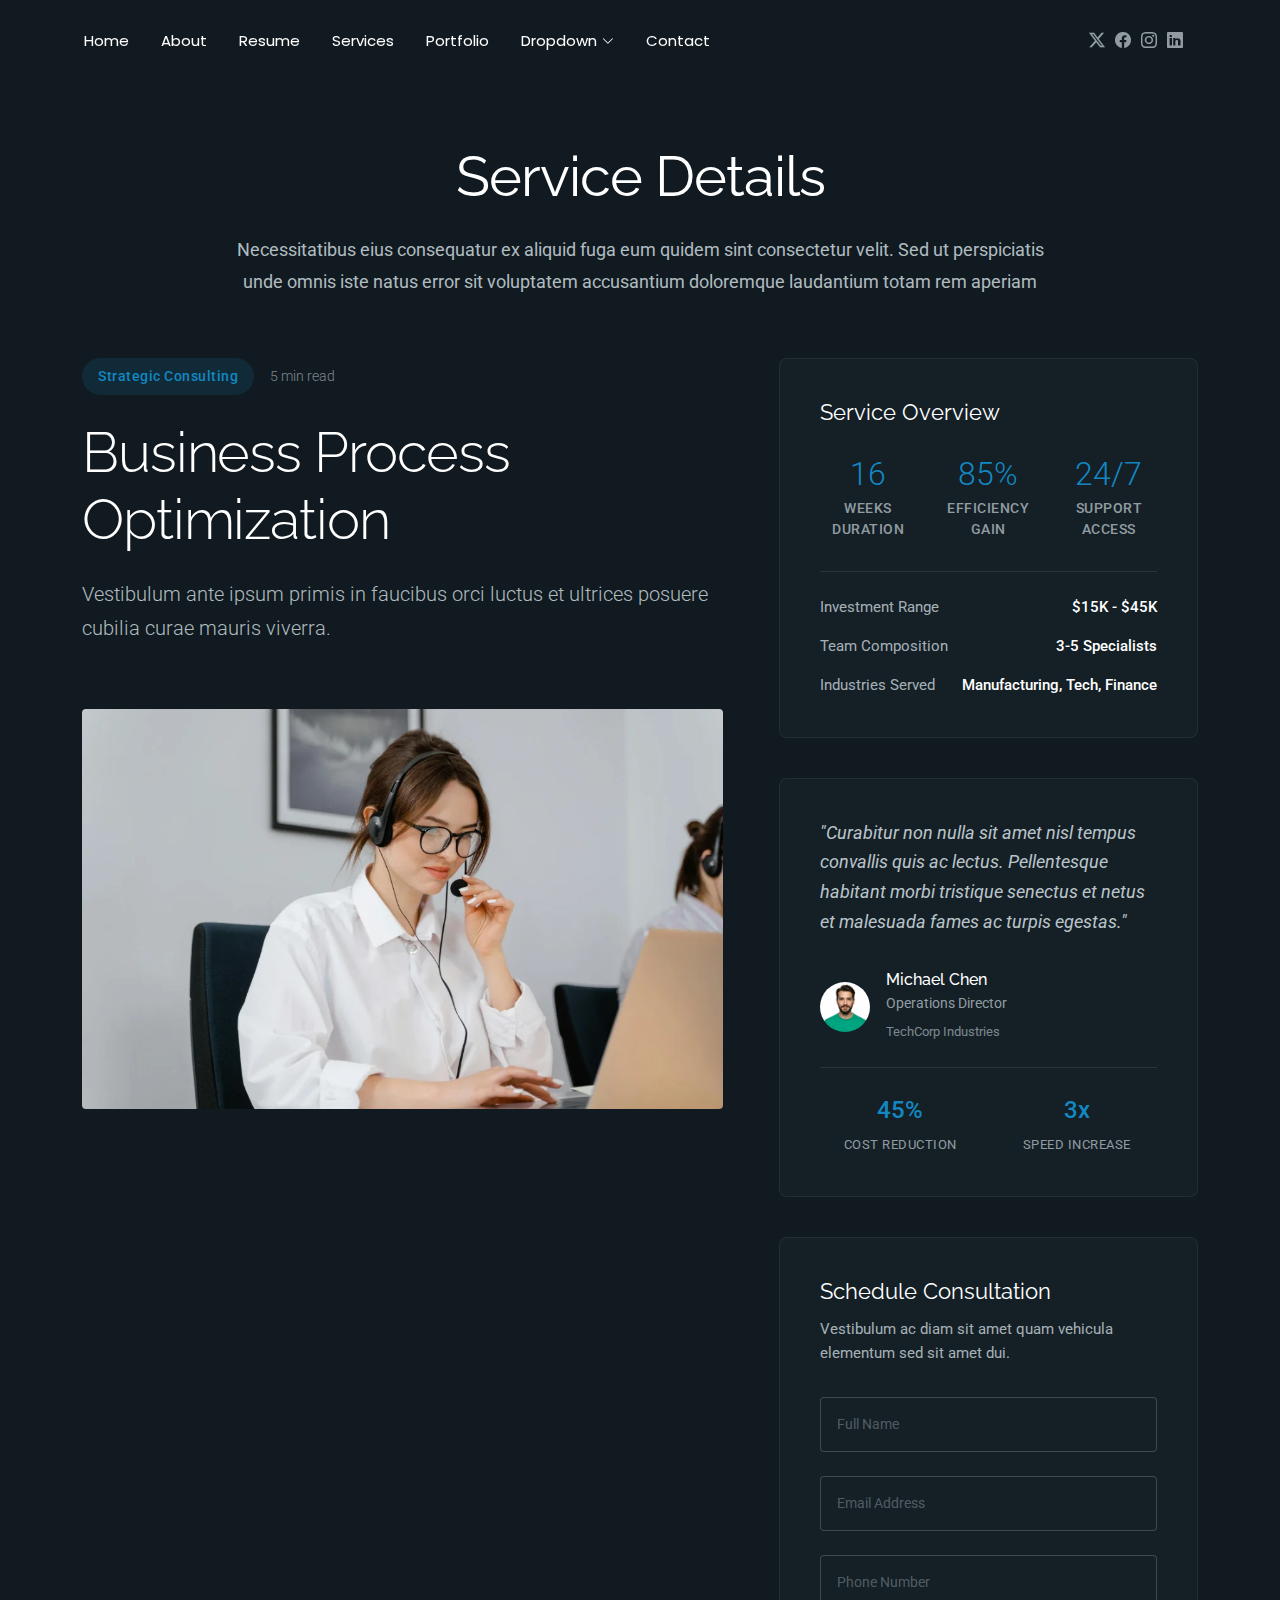
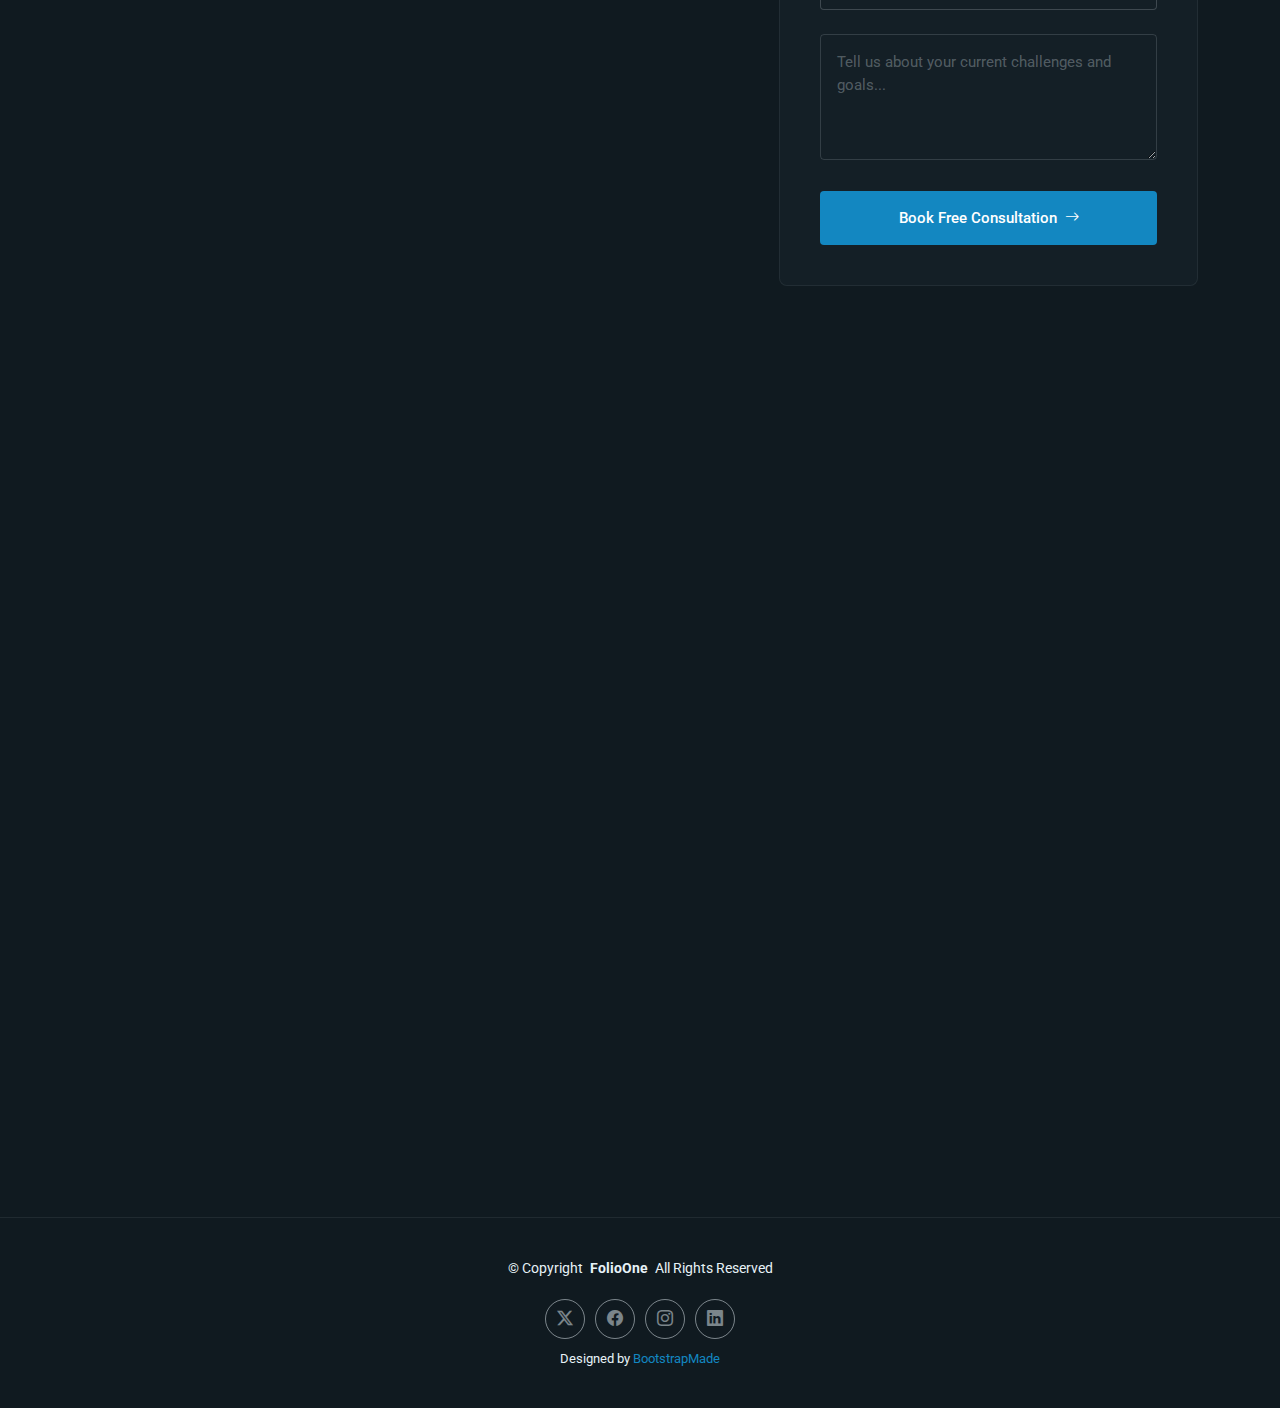
<file: service-details.html>
<!DOCTYPE html>
<html lang="en">

<head>
  <meta charset="utf-8">
  <meta content="width=device-width, initial-scale=1.0" name="viewport">
  <title>Service Details - FolioOne Bootstrap Template</title>
  <meta name="description" content="">
  <meta name="keywords" content="">

  <!-- Favicons -->
  <link href="assets/img/favicon.png" rel="icon">
  <link href="assets/img/apple-touch-icon.png" rel="apple-touch-icon">

  <!-- Fonts -->
  <link href="https://fonts.googleapis.com" rel="preconnect">
  <link href="https://fonts.gstatic.com" rel="preconnect" crossorigin>
  <link href="https://fonts.googleapis.com/css2?family=Roboto:ital,wght@0,100;0,300;0,400;0,500;0,700;0,900;1,100;1,300;1,400;1,500;1,700;1,900&family=Poppins:ital,wght@0,100;0,200;0,300;0,400;0,500;0,600;0,700;0,800;0,900;1,100;1,200;1,300;1,400;1,500;1,600;1,700;1,800;1,900&family=Raleway:ital,wght@0,100;0,200;0,300;0,400;0,500;0,600;0,700;0,800;0,900;1,100;1,200;1,300;1,400;1,500;1,600;1,700;1,800;1,900&display=swap" rel="stylesheet">

  <!-- Vendor CSS Files -->
  <link href="assets/vendor/bootstrap/css/bootstrap.min.css" rel="stylesheet">
  <link href="assets/vendor/bootstrap-icons/bootstrap-icons.css" rel="stylesheet">
  <link href="assets/vendor/aos/aos.css" rel="stylesheet">
  <link href="assets/vendor/swiper/swiper-bundle.min.css" rel="stylesheet">
  <link href="assets/vendor/glightbox/css/glightbox.min.css" rel="stylesheet">

  <!-- Main CSS File -->
  <link href="assets/css/main.css" rel="stylesheet">

  <!-- =======================================================
  * Template Name: FolioOne
  * Template URL: https://bootstrapmade.com/folioone-bootstrap-portfolio-website-template/
  * Updated: Aug 23 2025 with Bootstrap v5.3.7
  * Author: BootstrapMade.com
  * License: https://bootstrapmade.com/license/
  ======================================================== -->
</head>

<body class="service-details-page">

  <header id="header" class="header d-flex align-items-center light-background sticky-top">
    <div class="container position-relative d-flex align-items-center justify-content-between">

      <!-- <a href="index.html" class="logo d-flex align-items-center me-auto me-xl-0">
      <img src="assets/img/logo.webp" alt="">
      <h1 class="sitename">FolioOne</h1> 
    </a> -->

      <nav id="navmenu" class="navmenu">
        <ul>
          <li><a href="index.html">Home</a></li>
          <li><a href="about.html">About</a></li>
          <li><a href="resume.html">Resume</a></li>
          <li><a href="services.html">Services</a></li>
          <li><a href="portfolio.html">Portfolio</a></li>
          <li class="dropdown"><a href="#"><span>Dropdown</span> <i class="bi bi-chevron-down toggle-dropdown"></i></a>
            <ul>
              <li><a href="#">Dropdown 1</a></li>
              <li class="dropdown"><a href="#"><span>Deep Dropdown</span> <i class="bi bi-chevron-down toggle-dropdown"></i></a>
                <ul>
                  <li><a href="#">Deep Dropdown 1</a></li>
                  <li><a href="#">Deep Dropdown 2</a></li>
                  <li><a href="#">Deep Dropdown 3</a></li>
                  <li><a href="#">Deep Dropdown 4</a></li>
                  <li><a href="#">Deep Dropdown 5</a></li>
                </ul>
              </li>
              <li><a href="#">Dropdown 2</a></li>
              <li><a href="#">Dropdown 3</a></li>
              <li><a href="#">Dropdown 4</a></li>
            </ul>
          </li>
          <li><a href="contact.html">Contact</a></li>
        </ul>
        <i class="mobile-nav-toggle d-xl-none bi bi-list"></i>
      </nav>

      <div class="header-social-links">
        <a href="#" class="twitter"><i class="bi bi-twitter-x"></i></a>
        <a href="#" class="facebook"><i class="bi bi-facebook"></i></a>
        <a href="#" class="instagram"><i class="bi bi-instagram"></i></a>
        <a href="#" class="linkedin"><i class="bi bi-linkedin"></i></a>
      </div>

    </div>
  </header>

  <main class="main">

    <!-- Service Details Section -->
    <section id="service-details" class="service-details section">

      <!-- Section Title -->
      <div class="container section-title" data-aos="fade-up">
        <h2>Service Details</h2>
        <p>Necessitatibus eius consequatur ex aliquid fuga eum quidem sint consectetur velit. Sed ut perspiciatis unde omnis iste natus error sit voluptatem accusantium doloremque laudantium totam rem aperiam</p>
      </div><!-- End Section Title -->

      <div class="container" data-aos="fade-up" data-aos-delay="100">

        <div class="row">

          <!-- Main Content Area -->
          <div class="col-lg-7">

            <!-- Hero Service Introduction -->
            <div class="service-hero" data-aos="fade-up" data-aos-delay="100">
              <div class="service-meta">
                <span class="service-category">Strategic Consulting</span>
                <span class="reading-time">5 min read</span>
              </div>
              <h1>Business Process Optimization</h1>
              <p class="service-description">Vestibulum ante ipsum primis in faucibus orci luctus et ultrices posuere cubilia curae mauris viverra.</p>
            </div>

            <!-- Service Visual -->
            <div class="service-visual" data-aos="zoom-in" data-aos-delay="200">
              <img src="assets/img/services/services-7.webp" alt="Business Process Optimization" class="img-fluid">
            </div>

            <!-- Service Content -->
            <div class="service-narrative" data-aos="fade-up" data-aos-delay="300">
              <h3>Transform Your Operations</h3>
              <p>Donec rutrum congue leo eget malesuada. Vivamus magna justo, lacinia eget consectetur sed, convallis at tellus. Mauris blandit aliquet elit, eget tincidunt nibh pulvinar a. Cras ultricies ligula sed magna dictum porta.</p>

              <p>Sed porttitor lectus nibh. Vestibulum ac diam sit amet quam vehicula elementum sed sit amet dui. Pellentesque habitant morbi tristique senectus et netus et malesuada fames ac turpis egestas. Donec sollicitudin molestie malesuada.</p>

              <!-- Key Benefits Grid -->
              <div class="benefits-grid" data-aos="fade-up" data-aos-delay="400">
                <div class="benefit-card">
                  <div class="benefit-icon">
                    <i class="bi bi-lightning-charge"></i>
                  </div>
                  <h4>Efficiency Boost</h4>
                  <p>Curabitur arcu erat accumsan id imperdiet et porttitor at sem.</p>
                </div>

                <div class="benefit-card">
                  <div class="benefit-icon">
                    <i class="bi bi-shield-check"></i>
                  </div>
                  <h4>Risk Mitigation</h4>
                  <p>Pellentesque in ipsum id orci porta dapibus vestibulum ante ipsum.</p>
                </div>

                <div class="benefit-card">
                  <div class="benefit-icon">
                    <i class="bi bi-graph-up"></i>
                  </div>
                  <h4>Growth Acceleration</h4>
                  <p>Vivamus suscipit tortor eget felis porttitor volutpat mauris blandit.</p>
                </div>

                <div class="benefit-card">
                  <div class="benefit-icon">
                    <i class="bi bi-people"></i>
                  </div>
                  <h4>Team Alignment</h4>
                  <p>Donec rutrum congue leo eget malesuada vivamus magna justo lacinia.</p>
                </div>
              </div>

            </div>

            <!-- Implementation Timeline -->
            <div class="timeline-section" data-aos="fade-up" data-aos-delay="500">
              <h3>Implementation Journey</h3>
              <div class="timeline">
                <div class="timeline-item">
                  <div class="timeline-marker">
                    <span>1</span>
                  </div>
                  <div class="timeline-content">
                    <h4>Discovery &amp; Assessment</h4>
                    <p>Comprehensive analysis of current processes and identification of optimization opportunities.</p>
                    <small>Week 1-2</small>
                  </div>
                </div>

                <div class="timeline-item">
                  <div class="timeline-marker">
                    <span>2</span>
                  </div>
                  <div class="timeline-content">
                    <h4>Strategic Planning</h4>
                    <p>Development of customized optimization roadmap with clear milestones and success metrics.</p>
                    <small>Week 3-4</small>
                  </div>
                </div>

                <div class="timeline-item">
                  <div class="timeline-marker">
                    <span>3</span>
                  </div>
                  <div class="timeline-content">
                    <h4>Implementation</h4>
                    <p>Systematic rollout of process improvements with continuous monitoring and adjustment.</p>
                    <small>Week 5-12</small>
                  </div>
                </div>

                <div class="timeline-item">
                  <div class="timeline-marker">
                    <span>4</span>
                  </div>
                  <div class="timeline-content">
                    <h4>Optimization &amp; Scale</h4>
                    <p>Fine-tuning of implemented solutions and preparation for organization-wide scaling.</p>
                    <small>Week 13-16</small>
                  </div>
                </div>
              </div>
            </div>

          </div><!-- End Main Content -->

          <!-- Service Sidebar -->
          <div class="col-lg-5">
            <div class="service-sidebar" data-aos="fade-up" data-aos-delay="200">

              <!-- Service Overview Card -->
              <div class="overview-card">
                <div class="overview-header">
                  <h4>Service Overview</h4>
                </div>
                <div class="overview-stats">
                  <div class="stat-item">
                    <div class="stat-number">16</div>
                    <div class="stat-label">Weeks Duration</div>
                  </div>
                  <div class="stat-item">
                    <div class="stat-number">85%</div>
                    <div class="stat-label">Efficiency Gain</div>
                  </div>
                  <div class="stat-item">
                    <div class="stat-number">24/7</div>
                    <div class="stat-label">Support Access</div>
                  </div>
                </div>

                <div class="overview-details">
                  <div class="detail-row">
                    <span class="detail-label">Investment Range</span>
                    <span class="detail-value">$15K - $45K</span>
                  </div>
                  <div class="detail-row">
                    <span class="detail-label">Team Composition</span>
                    <span class="detail-value">3-5 Specialists</span>
                  </div>
                  <div class="detail-row">
                    <span class="detail-label">Industries Served</span>
                    <span class="detail-value">Manufacturing, Tech, Finance</span>
                  </div>
                </div>
              </div>

              <!-- Client Success Story -->
              <div class="success-story">
                <div class="story-quote">
                  <p>"Curabitur non nulla sit amet nisl tempus convallis quis ac lectus. Pellentesque habitant morbi tristique senectus et netus et malesuada fames ac turpis egestas."</p>
                </div>
                <div class="story-author">
                  <img src="assets/img/person/person-m-8.webp" alt="Michael Chen" class="author-avatar">
                  <div class="author-details">
                    <h5>Michael Chen</h5>
                    <span>Operations Director</span>
                    <small>TechCorp Industries</small>
                  </div>
                </div>
                <div class="story-metrics">
                  <div class="metric">
                    <span class="metric-value">45%</span>
                    <span class="metric-label">Cost Reduction</span>
                  </div>
                  <div class="metric">
                    <span class="metric-value">3x</span>
                    <span class="metric-label">Speed Increase</span>
                  </div>
                </div>
              </div>

              <!-- Consultation Form -->
              <div class="consultation-form">
                <div class="form-header">
                  <h4>Schedule Consultation</h4>
                  <p>Vestibulum ac diam sit amet quam vehicula elementum sed sit amet dui.</p>
                </div>

                <form action="forms/consultation.php" method="post" class="php-email-form">
                  <div class="form-group">
                    <input type="text" name="name" class="form-input" placeholder="Full Name" required="">
                  </div>

                  <div class="form-group">
                    <input type="email" name="email" class="form-input" placeholder="Email Address" required="">
                  </div>

                  <div class="form-group">
                    <input type="tel" name="phone" class="form-input" placeholder="Phone Number">
                  </div>

                  <input type="hidden" name="subject" value="Business Process Optimization Consultation">

                  <div class="form-group">
                    <textarea name="message" class="form-input" rows="4" placeholder="Tell us about your current challenges and goals..." required=""></textarea>
                  </div>

                  <div class="loading">Loading</div>
                  <div class="error-message"></div>
                  <div class="sent-message">Your consultation request has been sent. Thank you!</div>

                  <button type="submit" class="btn-consultation">
                    <span>Book Free Consultation</span>
                    <i class="bi bi-arrow-right"></i>
                  </button>
                </form>
              </div>

            </div>
          </div><!-- End Sidebar -->

        </div>

      </div>

    </section><!-- /Service Details Section -->

  </main>

  <footer id="footer" class="footer">

    <div class="container">
      <div class="copyright text-center ">
        <p>© <span>Copyright</span> <strong class="px-1 sitename">FolioOne</strong> <span>All Rights Reserved<br></span></p>
      </div>
      <div class="social-links d-flex justify-content-center">
        <a href=""><i class="bi bi-twitter-x"></i></a>
        <a href=""><i class="bi bi-facebook"></i></a>
        <a href=""><i class="bi bi-instagram"></i></a>
        <a href=""><i class="bi bi-linkedin"></i></a>
      </div>
      <div class="credits">
        <!-- All the links in the footer should remain intact. -->
        <!-- You can delete the links only if you've purchased the pro version. -->
        <!-- Licensing information: https://bootstrapmade.com/license/ -->
        <!-- Purchase the pro version with working PHP/AJAX contact form: [buy-url] -->
        Designed by <a href="https://bootstrapmade.com/">BootstrapMade</a>
      </div>
    </div>

  </footer>

  <!-- Scroll Top -->
  <a href="#" id="scroll-top" class="scroll-top d-flex align-items-center justify-content-center"><i class="bi bi-arrow-up-short"></i></a>

  <!-- Preloader -->
  <div id="preloader"></div>

  <!-- Vendor JS Files -->
  <script src="assets/vendor/bootstrap/js/bootstrap.bundle.min.js"></script>
  <script src="assets/vendor/php-email-form/validate.js"></script>
  <script src="assets/vendor/aos/aos.js"></script>
  <script src="assets/vendor/typed.js/typed.umd.js"></script>
  <script src="assets/vendor/waypoints/noframework.waypoints.js"></script>
  <script src="assets/vendor/purecounter/purecounter_vanilla.js"></script>
  <script src="assets/vendor/swiper/swiper-bundle.min.js"></script>
  <script src="assets/vendor/imagesloaded/imagesloaded.pkgd.min.js"></script>
  <script src="assets/vendor/isotope-layout/isotope.pkgd.min.js"></script>
  <script src="assets/vendor/glightbox/js/glightbox.min.js"></script>

  <!-- Main JS File -->
  <script src="assets/js/main.js"></script>

</body>

</html>
</file>
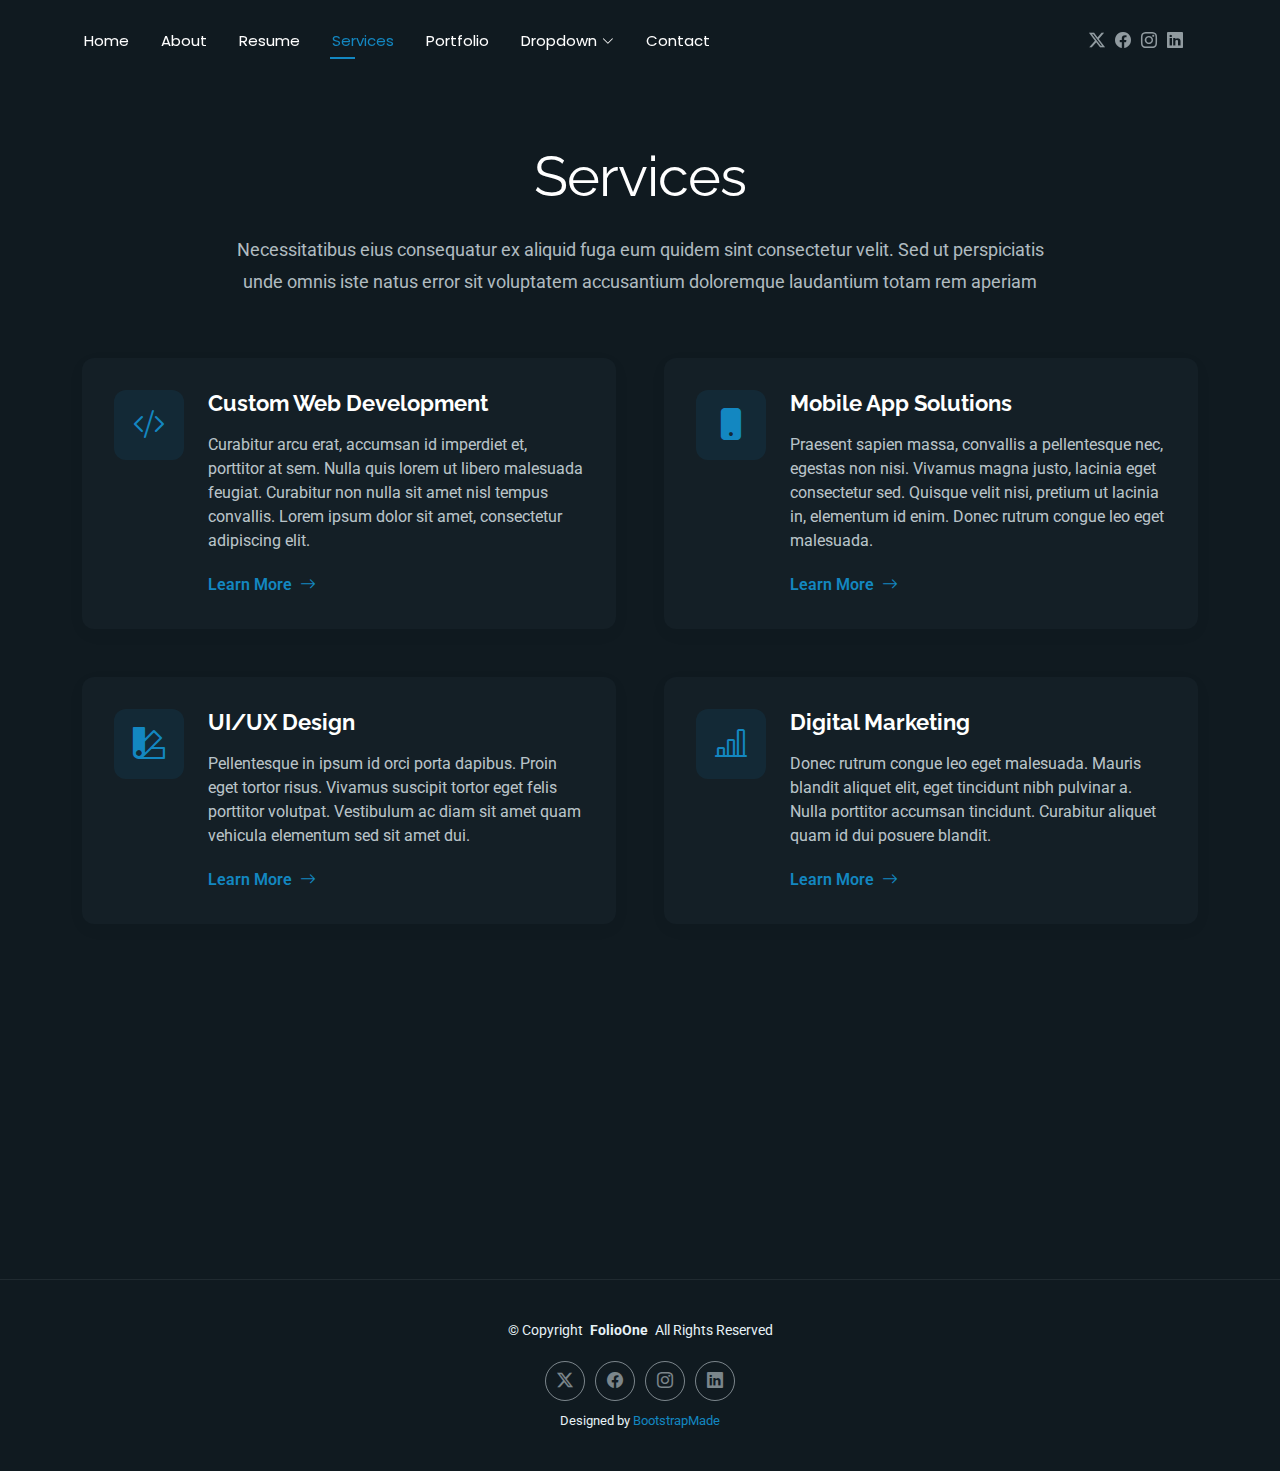
<file: services.html>
<!DOCTYPE html>
<html lang="en">

<head>
  <meta charset="utf-8">
  <meta content="width=device-width, initial-scale=1.0" name="viewport">
  <title>Services - FolioOne Bootstrap Template</title>
  <meta name="description" content="">
  <meta name="keywords" content="">

  <!-- Favicons -->
  <link href="assets/img/favicon.png" rel="icon">
  <link href="assets/img/apple-touch-icon.png" rel="apple-touch-icon">

  <!-- Fonts -->
  <link href="https://fonts.googleapis.com" rel="preconnect">
  <link href="https://fonts.gstatic.com" rel="preconnect" crossorigin>
  <link href="https://fonts.googleapis.com/css2?family=Roboto:ital,wght@0,100;0,300;0,400;0,500;0,700;0,900;1,100;1,300;1,400;1,500;1,700;1,900&family=Poppins:ital,wght@0,100;0,200;0,300;0,400;0,500;0,600;0,700;0,800;0,900;1,100;1,200;1,300;1,400;1,500;1,600;1,700;1,800;1,900&family=Raleway:ital,wght@0,100;0,200;0,300;0,400;0,500;0,600;0,700;0,800;0,900;1,100;1,200;1,300;1,400;1,500;1,600;1,700;1,800;1,900&display=swap" rel="stylesheet">

  <!-- Vendor CSS Files -->
  <link href="assets/vendor/bootstrap/css/bootstrap.min.css" rel="stylesheet">
  <link href="assets/vendor/bootstrap-icons/bootstrap-icons.css" rel="stylesheet">
  <link href="assets/vendor/aos/aos.css" rel="stylesheet">
  <link href="assets/vendor/swiper/swiper-bundle.min.css" rel="stylesheet">
  <link href="assets/vendor/glightbox/css/glightbox.min.css" rel="stylesheet">

  <!-- Main CSS File -->
  <link href="assets/css/main.css" rel="stylesheet">

  <!-- =======================================================
  * Template Name: FolioOne
  * Template URL: https://bootstrapmade.com/folioone-bootstrap-portfolio-website-template/
  * Updated: Aug 23 2025 with Bootstrap v5.3.7
  * Author: BootstrapMade.com
  * License: https://bootstrapmade.com/license/
  ======================================================== -->
</head>

<body class="services-page">

  <header id="header" class="header d-flex align-items-center light-background sticky-top">
    <div class="container position-relative d-flex align-items-center justify-content-between">

      <!-- <a href="index.html" class="logo d-flex align-items-center me-auto me-xl-0">
      <img src="assets/img/logo.webp" alt="">
      <h1 class="sitename">FolioOne</h1> 
    </a> -->

      <nav id="navmenu" class="navmenu">
        <ul>
          <li><a href="index.html">Home</a></li>
          <li><a href="about.html">About</a></li>
          <li><a href="resume.html">Resume</a></li>
          <li><a href="services.html" class="active">Services</a></li>
          <li><a href="portfolio.html">Portfolio</a></li>
          <li class="dropdown"><a href="#"><span>Dropdown</span> <i class="bi bi-chevron-down toggle-dropdown"></i></a>
            <ul>
              <li><a href="#">Dropdown 1</a></li>
              <li class="dropdown"><a href="#"><span>Deep Dropdown</span> <i class="bi bi-chevron-down toggle-dropdown"></i></a>
                <ul>
                  <li><a href="#">Deep Dropdown 1</a></li>
                  <li><a href="#">Deep Dropdown 2</a></li>
                  <li><a href="#">Deep Dropdown 3</a></li>
                  <li><a href="#">Deep Dropdown 4</a></li>
                  <li><a href="#">Deep Dropdown 5</a></li>
                </ul>
              </li>
              <li><a href="#">Dropdown 2</a></li>
              <li><a href="#">Dropdown 3</a></li>
              <li><a href="#">Dropdown 4</a></li>
            </ul>
          </li>
          <li><a href="contact.html">Contact</a></li>
        </ul>
        <i class="mobile-nav-toggle d-xl-none bi bi-list"></i>
      </nav>

      <div class="header-social-links">
        <a href="#" class="twitter"><i class="bi bi-twitter-x"></i></a>
        <a href="#" class="facebook"><i class="bi bi-facebook"></i></a>
        <a href="#" class="instagram"><i class="bi bi-instagram"></i></a>
        <a href="#" class="linkedin"><i class="bi bi-linkedin"></i></a>
      </div>

    </div>
  </header>

  <main class="main">

    <!-- Services Section -->
    <section id="services" class="services section">

      <!-- Section Title -->
      <div class="container section-title" data-aos="fade-up">
        <h2>Services</h2>
        <p>Necessitatibus eius consequatur ex aliquid fuga eum quidem sint consectetur velit. Sed ut perspiciatis unde omnis iste natus error sit voluptatem accusantium doloremque laudantium totam rem aperiam</p>
      </div><!-- End Section Title -->

      <div class="container" data-aos="fade-up" data-aos-delay="100">

        <div class="row justify-content-center g-5">

          <div class="col-md-6" data-aos="fade-right" data-aos-delay="100">
            <div class="service-item">
              <div class="service-icon">
                <i class="bi bi-code-slash"></i>
              </div>
              <div class="service-content">
                <h3>Custom Web Development</h3>
                <p>Curabitur arcu erat, accumsan id imperdiet et, porttitor at sem. Nulla quis lorem ut libero malesuada feugiat. Curabitur non nulla sit amet nisl tempus convallis. Lorem ipsum dolor sit amet, consectetur adipiscing elit.</p>
                <a href="service-details.html" class="service-link">
                  <span>Learn More</span>
                  <i class="bi bi-arrow-right"></i>
                </a>
              </div>
            </div>
          </div><!-- End Service Item -->

          <div class="col-md-6" data-aos="fade-left" data-aos-delay="100">
            <div class="service-item">
              <div class="service-icon">
                <i class="bi bi-phone-fill"></i>
              </div>
              <div class="service-content">
                <h3>Mobile App Solutions</h3>
                <p>Praesent sapien massa, convallis a pellentesque nec, egestas non nisi. Vivamus magna justo, lacinia eget consectetur sed. Quisque velit nisi, pretium ut lacinia in, elementum id enim. Donec rutrum congue leo eget malesuada.</p>
                <a href="service-details.html" class="service-link">
                  <span>Learn More</span>
                  <i class="bi bi-arrow-right"></i>
                </a>
              </div>
            </div>
          </div><!-- End Service Item -->

          <div class="col-md-6" data-aos="fade-right" data-aos-delay="200">
            <div class="service-item">
              <div class="service-icon">
                <i class="bi bi-palette2"></i>
              </div>
              <div class="service-content">
                <h3>UI/UX Design</h3>
                <p>Pellentesque in ipsum id orci porta dapibus. Proin eget tortor risus. Vivamus suscipit tortor eget felis porttitor volutpat. Vestibulum ac diam sit amet quam vehicula elementum sed sit amet dui.</p>
                <a href="service-details.html" class="service-link">
                  <span>Learn More</span>
                  <i class="bi bi-arrow-right"></i>
                </a>
              </div>
            </div>
          </div><!-- End Service Item -->

          <div class="col-md-6" data-aos="fade-left" data-aos-delay="200">
            <div class="service-item">
              <div class="service-icon">
                <i class="bi bi-bar-chart-line"></i>
              </div>
              <div class="service-content">
                <h3>Digital Marketing</h3>
                <p>Donec rutrum congue leo eget malesuada. Mauris blandit aliquet elit, eget tincidunt nibh pulvinar a. Nulla porttitor accumsan tincidunt. Curabitur aliquet quam id dui posuere blandit.</p>
                <a href="service-details.html" class="service-link">
                  <span>Learn More</span>
                  <i class="bi bi-arrow-right"></i>
                </a>
              </div>
            </div>
          </div><!-- End Service Item -->

          <div class="col-md-6" data-aos="fade-right" data-aos-delay="300">
            <div class="service-item">
              <div class="service-icon">
                <i class="bi bi-cloud-check"></i>
              </div>
              <div class="service-content">
                <h3>Cloud Computing</h3>
                <p>Curabitur aliquet quam id dui posuere blandit. Sed porttitor lectus nibh. Vivamus magna justo, lacinia eget consectetur sed, convallis at tellus. Nulla quis lorem ut libero malesuada feugiat.</p>
                <a href="service-details.html" class="service-link">
                  <span>Learn More</span>
                  <i class="bi bi-arrow-right"></i>
                </a>
              </div>
            </div>
          </div><!-- End Service Item -->

          <div class="col-md-6" data-aos="fade-left" data-aos-delay="300">
            <div class="service-item">
              <div class="service-icon">
                <i class="bi bi-shield-lock"></i>
              </div>
              <div class="service-content">
                <h3>Cybersecurity Solutions</h3>
                <p>Vestibulum ac diam sit amet quam vehicula elementum sed sit amet dui. Donec sollicitudin molestie malesuada. Curabitur arcu erat, accumsan id imperdiet et. Proin eget tortor risus.</p>
                <a href="service-details.html" class="service-link">
                  <span>Learn More</span>
                  <i class="bi bi-arrow-right"></i>
                </a>
              </div>
            </div>
          </div><!-- End Service Item -->

        </div>

      </div>

    </section><!-- /Services Section -->

  </main>

  <footer id="footer" class="footer">

    <div class="container">
      <div class="copyright text-center ">
        <p>© <span>Copyright</span> <strong class="px-1 sitename">FolioOne</strong> <span>All Rights Reserved<br></span></p>
      </div>
      <div class="social-links d-flex justify-content-center">
        <a href=""><i class="bi bi-twitter-x"></i></a>
        <a href=""><i class="bi bi-facebook"></i></a>
        <a href=""><i class="bi bi-instagram"></i></a>
        <a href=""><i class="bi bi-linkedin"></i></a>
      </div>
      <div class="credits">
        <!-- All the links in the footer should remain intact. -->
        <!-- You can delete the links only if you've purchased the pro version. -->
        <!-- Licensing information: https://bootstrapmade.com/license/ -->
        <!-- Purchase the pro version with working PHP/AJAX contact form: [buy-url] -->
        Designed by <a href="https://bootstrapmade.com/">BootstrapMade</a>
      </div>
    </div>

  </footer>

  <!-- Scroll Top -->
  <a href="#" id="scroll-top" class="scroll-top d-flex align-items-center justify-content-center"><i class="bi bi-arrow-up-short"></i></a>

  <!-- Preloader -->
  <div id="preloader"></div>

  <!-- Vendor JS Files -->
  <script src="assets/vendor/bootstrap/js/bootstrap.bundle.min.js"></script>
  <script src="assets/vendor/php-email-form/validate.js"></script>
  <script src="assets/vendor/aos/aos.js"></script>
  <script src="assets/vendor/typed.js/typed.umd.js"></script>
  <script src="assets/vendor/waypoints/noframework.waypoints.js"></script>
  <script src="assets/vendor/purecounter/purecounter_vanilla.js"></script>
  <script src="assets/vendor/swiper/swiper-bundle.min.js"></script>
  <script src="assets/vendor/imagesloaded/imagesloaded.pkgd.min.js"></script>
  <script src="assets/vendor/isotope-layout/isotope.pkgd.min.js"></script>
  <script src="assets/vendor/glightbox/js/glightbox.min.js"></script>

  <!-- Main JS File -->
  <script src="assets/js/main.js"></script>

</body>

</html>
</file>
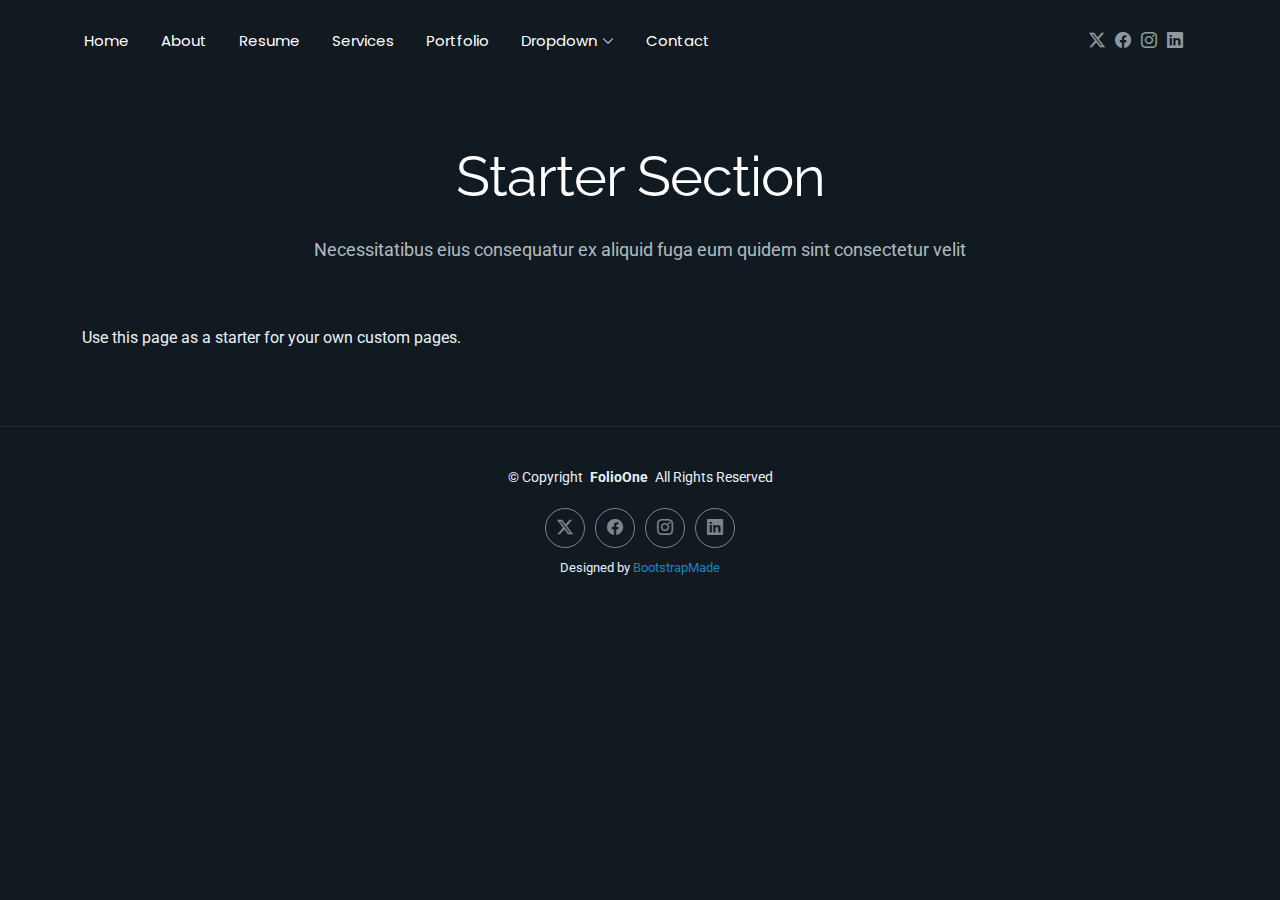
<file: starter-page.html>
<!DOCTYPE html>
<html lang="en">

<head>
  <meta charset="utf-8">
  <meta content="width=device-width, initial-scale=1.0" name="viewport">
  <title>Starter Page - FolioOne Bootstrap Template</title>
  <meta name="description" content="">
  <meta name="keywords" content="">

  <!-- Favicons -->
  <link href="assets/img/favicon.png" rel="icon">
  <link href="assets/img/apple-touch-icon.png" rel="apple-touch-icon">

  <!-- Fonts -->
  <link href="https://fonts.googleapis.com" rel="preconnect">
  <link href="https://fonts.gstatic.com" rel="preconnect" crossorigin>
  <link href="https://fonts.googleapis.com/css2?family=Roboto:ital,wght@0,100;0,300;0,400;0,500;0,700;0,900;1,100;1,300;1,400;1,500;1,700;1,900&family=Poppins:ital,wght@0,100;0,200;0,300;0,400;0,500;0,600;0,700;0,800;0,900;1,100;1,200;1,300;1,400;1,500;1,600;1,700;1,800;1,900&family=Raleway:ital,wght@0,100;0,200;0,300;0,400;0,500;0,600;0,700;0,800;0,900;1,100;1,200;1,300;1,400;1,500;1,600;1,700;1,800;1,900&display=swap" rel="stylesheet">

  <!-- Vendor CSS Files -->
  <link href="assets/vendor/bootstrap/css/bootstrap.min.css" rel="stylesheet">
  <link href="assets/vendor/bootstrap-icons/bootstrap-icons.css" rel="stylesheet">
  <link href="assets/vendor/aos/aos.css" rel="stylesheet">
  <link href="assets/vendor/swiper/swiper-bundle.min.css" rel="stylesheet">
  <link href="assets/vendor/glightbox/css/glightbox.min.css" rel="stylesheet">

  <!-- Main CSS File -->
  <link href="assets/css/main.css" rel="stylesheet">

  <!-- =======================================================
  * Template Name: FolioOne
  * Template URL: https://bootstrapmade.com/folioone-bootstrap-portfolio-website-template/
  * Updated: Aug 23 2025 with Bootstrap v5.3.7
  * Author: BootstrapMade.com
  * License: https://bootstrapmade.com/license/
  ======================================================== -->
</head>

<body class="starter-page-page">

  <header id="header" class="header d-flex align-items-center light-background sticky-top">
    <div class="container position-relative d-flex align-items-center justify-content-between">

      <!-- <a href="index.html" class="logo d-flex align-items-center me-auto me-xl-0">
      <img src="assets/img/logo.webp" alt="">
      <h1 class="sitename">FolioOne</h1> 
    </a> -->

      <nav id="navmenu" class="navmenu">
        <ul>
          <li><a href="index.html">Home</a></li>
          <li><a href="about.html">About</a></li>
          <li><a href="resume.html">Resume</a></li>
          <li><a href="services.html">Services</a></li>
          <li><a href="portfolio.html">Portfolio</a></li>
          <li class="dropdown"><a href="#"><span>Dropdown</span> <i class="bi bi-chevron-down toggle-dropdown"></i></a>
            <ul>
              <li><a href="#">Dropdown 1</a></li>
              <li class="dropdown"><a href="#"><span>Deep Dropdown</span> <i class="bi bi-chevron-down toggle-dropdown"></i></a>
                <ul>
                  <li><a href="#">Deep Dropdown 1</a></li>
                  <li><a href="#">Deep Dropdown 2</a></li>
                  <li><a href="#">Deep Dropdown 3</a></li>
                  <li><a href="#">Deep Dropdown 4</a></li>
                  <li><a href="#">Deep Dropdown 5</a></li>
                </ul>
              </li>
              <li><a href="#">Dropdown 2</a></li>
              <li><a href="#">Dropdown 3</a></li>
              <li><a href="#">Dropdown 4</a></li>
            </ul>
          </li>
          <li><a href="contact.html">Contact</a></li>
        </ul>
        <i class="mobile-nav-toggle d-xl-none bi bi-list"></i>
      </nav>

      <div class="header-social-links">
        <a href="#" class="twitter"><i class="bi bi-twitter-x"></i></a>
        <a href="#" class="facebook"><i class="bi bi-facebook"></i></a>
        <a href="#" class="instagram"><i class="bi bi-instagram"></i></a>
        <a href="#" class="linkedin"><i class="bi bi-linkedin"></i></a>
      </div>

    </div>
  </header>

  <main class="main">

    <!-- Starter Section Section -->
    <section id="starter-section" class="starter-section section">

      <!-- Section Title -->
      <div class="container section-title" data-aos="fade-up">
        <h2>Starter Section</h2>
        <p>Necessitatibus eius consequatur ex aliquid fuga eum quidem sint consectetur velit</p>
      </div><!-- End Section Title -->

      <div class="container" data-aos="fade-up">
        <p>Use this page as a starter for your own custom pages.</p>
      </div>

    </section><!-- /Starter Section Section -->

  </main>

  <footer id="footer" class="footer">

    <div class="container">
      <div class="copyright text-center ">
        <p>© <span>Copyright</span> <strong class="px-1 sitename">FolioOne</strong> <span>All Rights Reserved<br></span></p>
      </div>
      <div class="social-links d-flex justify-content-center">
        <a href=""><i class="bi bi-twitter-x"></i></a>
        <a href=""><i class="bi bi-facebook"></i></a>
        <a href=""><i class="bi bi-instagram"></i></a>
        <a href=""><i class="bi bi-linkedin"></i></a>
      </div>
      <div class="credits">
        <!-- All the links in the footer should remain intact. -->
        <!-- You can delete the links only if you've purchased the pro version. -->
        <!-- Licensing information: https://bootstrapmade.com/license/ -->
        <!-- Purchase the pro version with working PHP/AJAX contact form: [buy-url] -->
        Designed by <a href="https://bootstrapmade.com/">BootstrapMade</a>
      </div>
    </div>

  </footer>

  <!-- Scroll Top -->
  <a href="#" id="scroll-top" class="scroll-top d-flex align-items-center justify-content-center"><i class="bi bi-arrow-up-short"></i></a>

  <!-- Preloader -->
  <div id="preloader"></div>

  <!-- Vendor JS Files -->
  <script src="assets/vendor/bootstrap/js/bootstrap.bundle.min.js"></script>
  <script src="assets/vendor/php-email-form/validate.js"></script>
  <script src="assets/vendor/aos/aos.js"></script>
  <script src="assets/vendor/typed.js/typed.umd.js"></script>
  <script src="assets/vendor/waypoints/noframework.waypoints.js"></script>
  <script src="assets/vendor/purecounter/purecounter_vanilla.js"></script>
  <script src="assets/vendor/swiper/swiper-bundle.min.js"></script>
  <script src="assets/vendor/imagesloaded/imagesloaded.pkgd.min.js"></script>
  <script src="assets/vendor/isotope-layout/isotope.pkgd.min.js"></script>
  <script src="assets/vendor/glightbox/js/glightbox.min.js"></script>

  <!-- Main JS File -->
  <script src="assets/js/main.js"></script>

</body>

</html>
</file>
<file: assets/css/main.css>
/**
* Template Name: FolioOne
* Template URL: https://bootstrapmade.com/folioone-bootstrap-portfolio-website-template/
* Updated: Nov 2025 with Tailwind CSS v4
* Original: Bootstrap v5.3.7 template converted to Tailwind CSS
* Author: BootstrapMade.com
* License: https://bootstrapmade.com/license/
*/

/*--------------------------------------------------------------
# Font & Color Variables
# Help: https://bootstrapmade.com/color-system/
--------------------------------------------------------------*/
/* Fonts */
:root {
  --default-font: "Roboto",  system-ui, -apple-system, "Segoe UI", Roboto, "Helvetica Neue", Arial, "Noto Sans", "Liberation Sans", sans-serif, "Apple Color Emoji", "Segoe UI Emoji", "Segoe UI Symbol", "Noto Color Emoji";
  --heading-font: "Raleway",  sans-serif;
  --nav-font: "Poppins",  sans-serif;
}

/* Global Colors - The following color variables are used throughout the website. Updating them here will change the color scheme of the entire website */
:root { 
  --background-color: #101a20; /* Background color for the entire website, including individual sections */
  --default-color: #e7f2f7; /* Default color used for the majority of the text content across the entire website */
  --heading-color: #ffffff; /* Color for headings, subheadings and title throughout the website */
  --accent-color: #1387c1; /* Accent color that represents your brand on the website. It's used for buttons, links, and other elements that need to stand out */
  --surface-color: #141f26; /* The surface color is used as a background of boxed elements within sections, such as cards, icon boxes, or other elements that require a visual separation from the global background. */
  --contrast-color: #ffffff; /* Contrast color for text, ensuring readability against backgrounds of accent, heading, or default colors. */
}

/* Nav Menu Colors - The following color variables are used specifically for the navigation menu. They are separate from the global colors to allow for more customization options */
:root {
  --nav-color: #ffffff;  /* The default color of the main navmenu links */
  --nav-hover-color: #1387c1; /* Applied to main navmenu links when they are hovered over or active */
  --nav-mobile-background-color: #213642; /* Used as the background color for mobile navigation menu */
  --nav-dropdown-background-color: #051117; /* Used as the background color for dropdown items that appear when hovering over primary navigation items */
  --nav-dropdown-color: #e7f2f7; /* Used for navigation links of the dropdown items in the navigation menu. */
  --nav-dropdown-hover-color: #1387c1; /* Similar to --nav-hover-color, this color is applied to dropdown navigation links when they are hovered over. */
}

/* Color Presets - These classes override global colors when applied to any section or element, providing reuse of the sam color scheme. */

.light-background {
  --background-color: #142027;
  --surface-color: #325264;
}

.dark-background {
  --background-color: #0b1419;
  --default-color: #ffffff;
  --heading-color: #ffffff;
  --surface-color: #252525;
  --contrast-color: #ffffff;
}

/* Smooth scroll */
:root {
  scroll-behavior: smooth;
}

/*--------------------------------------------------------------
# General Styling & Shared Classes
--------------------------------------------------------------*/
body {
  color: var(--default-color);
  background-color: var(--background-color);
  font-family: var(--default-font);
}

a {
  color: var(--accent-color);
  text-decoration: none;
  transition: 0.3s;
}

a:hover {
  color: color-mix(in srgb, var(--accent-color), transparent 25%);
  text-decoration: none;
}

h1,
h2,
h3,
h4,
h5,
h6 {
  color: var(--heading-color);
  font-family: var(--heading-font);
}

/* PHP Email Form Messages
------------------------------*/
.php-email-form .error-message {
  display: none;
  background: #df1529;
  color: #ffffff;
  text-align: left;
  padding: 15px;
  margin-bottom: 24px;
  font-weight: 600;
}

.php-email-form .sent-message {
  display: none;
  color: #ffffff;
  background: #059652;
  text-align: center;
  padding: 15px;
  margin-bottom: 24px;
  font-weight: 600;
}

.php-email-form .loading {
  display: none;
  background: var(--surface-color);
  text-align: center;
  padding: 15px;
  margin-bottom: 24px;
}

.php-email-form .loading:before {
  content: "";
  display: inline-block;
  border-radius: 50%;
  width: 24px;
  height: 24px;
  margin: 0 10px -6px 0;
  border: 3px solid var(--accent-color);
  border-top-color: var(--surface-color);
  animation: php-email-form-loading 1s linear infinite;
}

@keyframes php-email-form-loading {
  0% {
    transform: rotate(0deg);
  }

  100% {
    transform: rotate(360deg);
  }
}

/*--------------------------------------------------------------
# Global Header
--------------------------------------------------------------*/
.header {
  --background-color: transparent;
  color: var(--default-color);
  background-color: transparent;
  padding: 15px 0;
  transition: all 0.5s;
  z-index: 997;
  border-bottom: none;
}

.header .logo {
  line-height: 1;
}

.header .logo img {
  max-height: 36px;
  margin-right: 8px;
}

.header .logo h1 {
  font-size: 32px;
  margin: 0;
  font-weight: 400;
  color: var(--heading-color);
}

.header .header-social-links {
  padding-right: 15px;
}

.header .header-social-links a {
  color: color-mix(in srgb, var(--default-color), transparent 40%);
  padding-left: 6px;
  display: inline-block;
  transition: 0.3s;
  font-size: 16px;
}

.header .header-social-links a:hover {
  color: var(--default-color);
}

.header .header-social-links a i {
  line-height: 0px;
}

@media (max-width: 1200px) {
  .header .logo {
    order: 1;
  }

  .header .header-social-links {
    order: 2;
  }

  .header .navmenu {
    order: 3;
  }
}

/* Global Header on Scroll
------------------------------*/
.scrolled .header {
  --background-color: transparent;
  background-color: transparent;
}

/*--------------------------------------------------------------
# Navigation Menu
--------------------------------------------------------------*/
/* Desktop Navigation */
@media (min-width: 1200px) {
  .navmenu {
    padding: 0;
  }

  .navmenu ul {
    margin: 0;
    padding: 0;
    display: flex;
    list-style: none;
    align-items: center;
  }

  .navmenu li {
    position: relative;
  }

  .navmenu>ul>li {
    white-space: nowrap;
    padding: 15px 28px 15px 0;
  }

  .navmenu>ul>li:last-child {
    padding-right: 0;
  }

  .navmenu a,
  .navmenu a:focus {
    color: var(--nav-color);
    font-size: 15px;
    padding: 0 2px;
    font-family: var(--nav-font);
    font-weight: 400;
    display: flex;
    align-items: center;
    justify-content: space-between;
    white-space: nowrap;
    transition: 0.3s;
    position: relative;
  }

  .navmenu a i,
  .navmenu a:focus i {
    font-size: 12px;
    line-height: 0;
    margin-left: 5px;
    transition: 0.3s;
  }

  .navmenu>ul>li>a:before {
    content: "";
    position: absolute;
    height: 2px;
    bottom: -6px;
    left: 0;
    background-color: var(--nav-hover-color);
    visibility: hidden;
    width: 0px;
    transition: all 0.3s ease-in-out 0s;
  }

  .navmenu a:hover:before,
  .navmenu li:hover>a:before,
  .navmenu .active:before {
    visibility: visible;
    width: 25px;
  }

  .navmenu li:hover>a,
  .navmenu .active,
  .navmenu .active:focus {
    color: var(--nav-hover-color);
  }

  .navmenu .dropdown ul {
    margin: 0;
    padding: 10px 0;
    background: var(--nav-dropdown-background-color);
    display: block;
    position: absolute;
    visibility: hidden;
    left: -5px;
    top: 130%;
    opacity: 0;
    transition: 0.3s;
    border-radius: 4px;
    z-index: 99;
    box-shadow: 0px 0px 30px rgba(0, 0, 0, 0.1);
  }

  .navmenu .dropdown ul li {
    min-width: 200px;
  }

  .navmenu .dropdown ul a {
    padding: 10px 20px;
    font-size: 15px;
    text-transform: none;
    color: var(--nav-dropdown-color);
  }

  .navmenu .dropdown ul a i {
    font-size: 12px;
  }

  .navmenu .dropdown ul a:hover,
  .navmenu .dropdown ul .active:hover,
  .navmenu .dropdown ul li:hover>a {
    color: var(--nav-dropdown-hover-color);
  }

  .navmenu .dropdown:hover>ul {
    opacity: 1;
    top: 100%;
    visibility: visible;
  }

  .navmenu .dropdown .dropdown ul {
    top: 0;
    left: -90%;
    visibility: hidden;
  }

  .navmenu .dropdown .dropdown:hover>ul {
    opacity: 1;
    top: 0;
    left: -100%;
    visibility: visible;
  }
}

/* Mobile Navigation */
@media (max-width: 1199px) {
  .mobile-nav-toggle {
    color: var(--nav-color);
    font-size: 28px;
    line-height: 0;
    margin-right: 10px;
    cursor: pointer;
    transition: color 0.3s;
  }

  .navmenu {
    padding: 0;
    z-index: 9997;
  }

  .navmenu ul {
    display: none;
    list-style: none;
    position: absolute;
    inset: 60px 20px 20px 20px;
    padding: 10px 0;
    margin: 0;
    border-radius: 6px;
    background-color: var(--nav-mobile-background-color);
    border: 1px solid color-mix(in srgb, var(--default-color), transparent 90%);
    box-shadow: none;
    overflow-y: auto;
    transition: 0.3s;
    z-index: 9998;
  }

  .navmenu a,
  .navmenu a:focus {
    color: var(--nav-dropdown-color);
    padding: 10px 20px;
    font-family: var(--nav-font);
    font-size: 17px;
    font-weight: 500;
    display: flex;
    align-items: center;
    justify-content: space-between;
    white-space: nowrap;
    transition: 0.3s;
  }

  .navmenu a i,
  .navmenu a:focus i {
    font-size: 12px;
    line-height: 0;
    margin-left: 5px;
    width: 30px;
    height: 30px;
    display: flex;
    align-items: center;
    justify-content: center;
    border-radius: 50%;
    transition: 0.3s;
    background-color: color-mix(in srgb, var(--accent-color), transparent 90%);
  }

  .navmenu a i:hover,
  .navmenu a:focus i:hover {
    background-color: var(--accent-color);
    color: var(--contrast-color);
  }

  .navmenu a:hover,
  .navmenu .active,
  .navmenu .active:focus {
    color: var(--nav-dropdown-hover-color);
  }

  .navmenu .active i,
  .navmenu .active:focus i {
    background-color: var(--accent-color);
    color: var(--contrast-color);
    transform: rotate(180deg);
  }

  .navmenu .dropdown ul {
    position: static;
    display: none;
    z-index: 99;
    padding: 10px 0;
    margin: 10px 20px;
    background-color: var(--nav-dropdown-background-color);
    transition: all 0.5s ease-in-out;
  }

  .navmenu .dropdown ul ul {
    background-color: rgba(33, 37, 41, 0.1);
  }

  .navmenu .dropdown>.dropdown-active {
    display: block;
    background-color: rgba(33, 37, 41, 0.03);
  }

  .mobile-nav-active {
    overflow: hidden;
  }

  .mobile-nav-active .mobile-nav-toggle {
    color: #fff;
    position: absolute;
    font-size: 32px;
    top: 15px;
    right: 15px;
    margin-right: 0;
    z-index: 9999;
  }

  .mobile-nav-active .navmenu {
    position: fixed;
    overflow: hidden;
    inset: 0;
    background: rgba(33, 37, 41, 0.8);
    transition: 0.3s;
  }

  .mobile-nav-active .navmenu>ul {
    display: block;
  }
}

/*--------------------------------------------------------------
# Global Footer
--------------------------------------------------------------*/
.footer {
  color: var(--default-color);
  background-color: var(--background-color);
  font-size: 14px;
  padding: 40px 0;
  position: relative;
  border-top: 1px solid color-mix(in srgb, var(--default-color), transparent 92%);
}

.footer .copyright p {
  margin-bottom: 0;
}

.footer .social-links {
  margin-top: 20px;
}

.footer .social-links a {
  display: flex;
  align-items: center;
  justify-content: center;
  width: 40px;
  height: 40px;
  border-radius: 50%;
  border: 1px solid color-mix(in srgb, var(--default-color), transparent 50%);
  font-size: 16px;
  color: color-mix(in srgb, var(--default-color), transparent 50%);
  margin: 0 5px;
  transition: 0.3s;
}

.footer .social-links a:hover {
  color: var(--accent-color);
  border-color: var(--accent-color);
}

.footer .credits {
  margin-top: 10px;
  font-size: 13px;
  text-align: center;
}

/*--------------------------------------------------------------
# Preloader
--------------------------------------------------------------*/
#preloader {
  position: fixed;
  inset: 0;
  z-index: 9999;
  overflow: hidden;
  background-color: var(--background-color);
  transition: all 0.6s ease-out;
  width: 100%;
  height: 100vh;
}

#preloader:before,
#preloader:after {
  content: "";
  position: absolute;
  border: 4px solid var(--accent-color);
  border-radius: 50%;
  animation: animate-preloader 2s cubic-bezier(0, 0.2, 0.8, 1) infinite;
}

#preloader:after {
  animation-delay: -0.5s;
}

@keyframes animate-preloader {
  0% {
    width: 10px;
    height: 10px;
    top: calc(50% - 5px);
    left: calc(50% - 5px);
    opacity: 1;
  }

  100% {
    width: 72px;
    height: 72px;
    top: calc(50% - 36px);
    left: calc(50% - 36px);
    opacity: 0;
  }
}

/*--------------------------------------------------------------
# Scroll Top Button
--------------------------------------------------------------*/
.scroll-top {
  position: fixed;
  visibility: hidden;
  opacity: 0;
  right: 15px;
  bottom: -15px;
  z-index: 99999;
  background-color: var(--accent-color);
  width: 44px;
  height: 44px;
  border-radius: 50px;
  transition: all 0.4s;
}

.scroll-top i {
  font-size: 24px;
  color: var(--contrast-color);
  line-height: 0;
}

.scroll-top:hover {
  background-color: color-mix(in srgb, var(--accent-color), transparent 20%);
  color: var(--contrast-color);
}

.scroll-top.active {
  visibility: visible;
  opacity: 1;
  bottom: 15px;
}

/*--------------------------------------------------------------
# Disable aos animation delay on mobile devices
--------------------------------------------------------------*/
@media screen and (max-width: 768px) {
  [data-aos-delay] {
    transition-delay: 0 !important;
  }
}

/*--------------------------------------------------------------
# Global Page Titles & Breadcrumbs
--------------------------------------------------------------*/
.page-title {
  color: var(--default-color);
  background-color: var(--background-color);
  position: relative;
}

.page-title .heading {
  padding: 80px 0;
  border-top: 1px solid color-mix(in srgb, var(--default-color), transparent 90%);
}

.page-title .heading h1 {
  font-size: 38px;
  font-weight: 700;
}

.page-title nav {
  background-color: color-mix(in srgb, var(--default-color), transparent 96%);
  padding: 20px 0;
}

.page-title nav ol {
  display: flex;
  flex-wrap: wrap;
  list-style: none;
  padding: 0;
  margin: 0;
  font-size: 16px;
  font-weight: 400;
}

.page-title nav ol li+li {
  padding-left: 10px;
}

.page-title nav ol li+li::before {
  content: "/";
  display: inline-block;
  padding-right: 10px;
  color: color-mix(in srgb, var(--default-color), transparent 70%);
}

/*--------------------------------------------------------------
# Global Sections
--------------------------------------------------------------*/
section,
.section {
  color: var(--default-color);
  background-color: var(--background-color);
  padding: 60px 0;
  scroll-margin-top: 100px;
  overflow: clip;
}

@media (max-width: 1199px) {

  section,
  .section {
    scroll-margin-top: 66px;
  }
}

/*--------------------------------------------------------------
# Global Section Titles
--------------------------------------------------------------*/
.section-title {
  text-align: center;
  padding-bottom: 60px;
  position: relative;
}

.section-title h2 {
  font-size: 3.5rem;
  font-weight: 400;
  line-height: 1.2;
  color: var(--heading-color);
  margin-bottom: 1.5rem;
  letter-spacing: -1px;
}

@media (max-width: 768px) {
  .section-title h2 {
    font-size: 2.5rem;
  }
}

.section-title p {
  font-size: 1.125rem;
  line-height: 1.8;
  color: color-mix(in srgb, var(--default-color), transparent 25%);
  max-width: 900px;
  margin: 0 auto;
  text-wrap: balance;
}

/*--------------------------------------------------------------
# Hero Section
--------------------------------------------------------------*/
.hero-wrapper {
  position: relative;
  background-color: transparent;
}

.hero-wrapper::before {
  content: "";
  position: absolute;
  top: 0;
  left: 0;
  right: 0;
  bottom: 0;
  opacity: 0.04;
  background-image: url("data:image/svg+xml,%3Csvg width='100' height='100' viewBox='0 0 100 100' xmlns='http://www.w3.org/2000/svg'%3E%3Cpath d='M11 18c3.866 0 7-3.134 7-7s-3.134-7-7-7-7 3.134-7 7 3.134 7 7 7zm48 25c3.866 0 7-3.134 7-7s-3.134-7-7-7-7 3.134-7 7 3.134 7 7 7zm-43-7c1.657 0 3-1.343 3-3s-1.343-3-3-3-3 1.343-3 3 1.343 3 3 3zm63 31c1.657 0 3-1.343 3-3s-1.343-3-3-3-3 1.343-3 3 1.343 3 3 3zM34 90c1.657 0 3-1.343 3-3s-1.343-3-3-3-3 1.343-3 3 1.343 3 3 3zm56-76c1.657 0 3-1.343 3-3s-1.343-3-3-3-3 1.343-3 3 1.343 3 3 3zM12 86c2.21 0 4-1.79 4-4s-1.79-4-4-4-4 1.79-4 4 1.79 4 4 4zm28-65c2.21 0 4-1.79 4-4s-1.79-4-4-4-4 1.79-4 4 1.79 4 4 4zm23-11c2.76 0 5-2.24 5-5s-2.24-5-5-5-5 2.24-5 5 2.24 5 5 5zm-6 60c2.21 0 4-1.79 4-4s-1.79-4-4-4-4 1.79-4 4 1.79 4 4 4zm29 22c2.76 0 5-2.24 5-5s-2.24-5-5-5-5 2.24-5 5 2.24 5 5 5zM32 63c2.76 0 5-2.24 5-5s-2.24-5-5-5-5 2.24-5 5 2.24 5 5 5zm57-13c2.76 0 5-2.24 5-5s-2.24-5-5-5-5 2.24-5 5 2.24 5 5 5zm-9-21c1.105 0 2-.895 2-2s-.895-2-2-2-2 .895-2 2 .895 2 2 2zM60 91c1.105 0 2-.895 2-2s-.895-2-2-2-2 .895-2 2 .895 2 2 2zM35 41c1.105 0 2-.895 2-2s-.895-2-2-2-2 .895-2 2 .895 2 2 2zM12 60c1.105 0 2-.895 2-2s-.895-2-2-2-2 .895-2 2 .895 2 2 2z' fill='%231387c1' fill-opacity='1' fill-rule='evenodd'/%3E%3C/svg%3E");
  background-size: 100px 100px;
  pointer-events: none;
  z-index: 0;
}

.hero-wrapper > * {
  position: relative;
  z-index: 1;
}

.hero {
  padding: 80px 0;
  min-height: 100vh;
  display: flex;
  align-items: center;
  position: relative;
  background-color: transparent;
}

.hero .header {
  position: absolute;
  top: 0;
  left: 50%;
  transform: translateX(-50%);
  width: 100vw;
  z-index: 1000;
}

.hero .hero-content h1 {
  font-size: 3.5rem;
  font-weight: 700;
  margin-bottom: 1rem;
  line-height: 1.2;
}

.hero .hero-content h1 .highlight {
  color: var(--accent-color);
  position: relative;
}

.hero .hero-content h1 .highlight::after {
  content: "";
  position: absolute;
  bottom: 0;
  left: 0;
  width: 100%;
  height: 3px;
  background: linear-gradient(90deg, var(--accent-color), color-mix(in srgb, var(--accent-color), transparent 50%));
  border-radius: 2px;
}

@media (max-width: 768px) {
  .hero .hero-content h1 {
    font-size: 2.5rem;
  }
}

.hero .hero-content h2 {
  font-size: 1.5rem;
  font-weight: 400;
  margin-bottom: 2rem;
  color: color-mix(in srgb, var(--default-color), transparent 20%);
}

.hero .hero-content h2 .typed {
  color: var(--accent-color);
  font-weight: 600;
}

@media (max-width: 768px) {
  .hero .hero-content h2 {
    font-size: 1.25rem;
  }
}

.hero .hero-content p {
  font-size: 1.1rem;
  line-height: 1.6;
  margin-bottom: 2.5rem;
  color: color-mix(in srgb, var(--default-color), transparent 30%);
}

.hero .hero-actions {
  display: flex;
  gap: 1rem;
  margin-bottom: 3rem;
}

.hero .hero-actions .btn {
  padding: 12px 30px;
  border-radius: 50px;
  font-weight: 600;
  text-decoration: none;
  transition: all 0.3s ease;
  border: 2px solid;
}

.hero .hero-actions .btn.btn-primary {
  background: var(--accent-color);
  color: var(--contrast-color);
  border-color: var(--accent-color);
}

.hero .hero-actions .btn.btn-primary:hover {
  background: color-mix(in srgb, var(--accent-color), black 15%);
  border-color: color-mix(in srgb, var(--accent-color), black 15%);
  transform: translateY(-2px);
}

.hero .hero-actions .btn.btn-outline {
  background: transparent;
  color: var(--accent-color);
  border-color: var(--accent-color);
}

.hero .hero-actions .btn.btn-outline:hover {
  transform: translateY(-2px);
}

@media (max-width: 576px) {
  .hero .hero-actions {
    flex-direction: column;
  }

  .hero .hero-actions .btn {
    text-align: center;
  }
}

.hero .social-links {
  display: flex;
  gap: 1rem;
}

.hero .social-links a {
  width: 45px;
  height: 45px;
  background: var(--surface-color);
  border-radius: 50%;
  display: flex;
  align-items: center;
  justify-content: center;
  color: var(--default-color);
  font-size: 1.2rem;
  transition: all 0.3s ease;
}

.hero .social-links a:hover {
  background: var(--accent-color);
  color: var(--contrast-color);
  transform: translateY(-3px);
  box-shadow: 0 8px 25px color-mix(in srgb, var(--accent-color), transparent 70%);
}

.hero .hero-image {
  position: relative;
}

.hero .hero-image .image-wrapper {
  position: relative;
  max-width: 450px;
  margin: 0 auto;
}

.hero .hero-image .image-wrapper img {
  border-radius: 20px;
  box-shadow: 0 5px 15px color-mix(in srgb, var(--default-color), transparent 95%);
  transition: transform 0.3s ease;
}

.hero .hero-image .image-wrapper img:hover {
  transform: scale(1.02);
}

.hero .hero-image .floating-elements {
  position: absolute;
  top: 0;
  left: 0;
  right: 0;
  bottom: 0;
  pointer-events: none;
}

.hero .hero-image .floating-elements .floating-card {
  position: absolute;
  background: var(--surface-color);
  padding: 15px 20px;
  border-radius: 15px;
  box-shadow: 0 10px 30px color-mix(in srgb, var(--default-color), transparent 90%);
  display: flex;
  align-items: center;
  gap: 10px;
  font-weight: 600;
  animation: float 3s ease-in-out infinite;
}

.hero .hero-image .floating-elements .floating-card i {
  font-size: 1.5rem;
  color: var(--accent-color);
}

.hero .hero-image .floating-elements .floating-card.design {
  top: 10%;
  right: -10%;
  animation-delay: 0s;
}

.hero .hero-image .floating-elements .floating-card.code {
  bottom: 30%;
  left: -15%;
  animation-delay: 1s;
}

.hero .hero-image .floating-elements .floating-card.creativity {
  top: 60%;
  right: -5%;
  animation-delay: 2s;
}

@media (max-width: 992px) {
  .hero .hero-image .floating-elements .floating-card {
    display: none;
  }
}

@keyframes float {

  0%,
  100% {
    transform: translateY(0px);
  }

  50% {
    transform: translateY(-10px);
  }
}

@media (max-width: 992px) {
  .hero .hero-content {
    text-align: center;
    margin-bottom: 3rem;
  }
}

/*--------------------------------------------------------------
# About Section
--------------------------------------------------------------*/
.about .intro-content .eyebrow {
  display: inline-block;
  letter-spacing: 0.12em;
  text-transform: uppercase;
  font-size: 12px;
  color: color-mix(in srgb, var(--default-color), transparent 40%);
  margin-bottom: 16px;
}

.about .intro-content .headline {
  font-family: var(--heading-font);
  font-weight: 300;
  line-height: 1.2;
  font-size: clamp(28px, 4vw, 44px);
  margin: 0 0 24px 0;
}

.about .intro-content .lead {
  font-size: 18px;
  line-height: 1.8;
  color: color-mix(in srgb, var(--default-color), transparent 10%);
  margin-bottom: 24px;
}

.about .intro-content p {
  line-height: 1.8;
  margin-bottom: 24px;
  color: color-mix(in srgb, var(--default-color), transparent 5%);
}

.about .intro-content .cta-group {
  display: flex;
  gap: 24px;
  align-items: center;
  margin-top: 24px;
}

.about .intro-content .cta-group .btn-ghost {
  display: inline-flex;
  align-items: center;
  gap: 8px;
  padding: 12px 18px;
  border-radius: 6px;
  color: var(--accent-color);
  background: color-mix(in srgb, var(--accent-color), transparent 92%);
  border: 1px solid color-mix(in srgb, var(--accent-color), transparent 70%);
  transition: 0.3s ease-in-out;
}

.about .intro-content .cta-group .btn-ghost:hover,
.about .intro-content .cta-group .btn-ghost:focus {
  color: var(--contrast-color);
  background: var(--accent-color);
  border-color: var(--accent-color);
  outline: none;
  box-shadow: 0 0 0 3px color-mix(in srgb, var(--accent-color), transparent 70%);
}

.about .intro-content .cta-group .link-underline {
  display: inline-flex;
  align-items: center;
  gap: 8px;
  position: relative;
  color: var(--accent-color);
  padding-bottom: 4px;
  transition: 0.3s ease-in-out;
}

.about .intro-content .cta-group .link-underline::after {
  content: "";
  position: absolute;
  left: 0;
  right: 0;
  bottom: 0;
  height: 1px;
  background: color-mix(in srgb, var(--accent-color), transparent 40%);
  transform: scaleX(0.4);
  transform-origin: left;
  transition: 0.3s ease-in-out;
}

.about .intro-content .cta-group .link-underline:hover,
.about .intro-content .cta-group .link-underline:focus {
  color: color-mix(in srgb, var(--accent-color), transparent 10%);
  outline: none;
}

.about .intro-content .cta-group .link-underline:hover::after,
.about .intro-content .cta-group .link-underline:focus::after {
  transform: scaleX(1);
}

.about .profile-figure {
  margin: 0;
}

.about .profile-figure .profile-photo {
  width: 88%;
  max-width: 440px;
  border-radius: 18px;
  box-shadow: 0 10px 30px color-mix(in srgb, var(--default-color), transparent 92%);
  transform: translateY(0);
  transition: transform 0.3s ease-in-out;
}

.about .profile-figure .profile-caption {
  margin-top: 24px;
  display: flex;
  align-items: center;
  justify-content: center;
}

.about .profile-figure .profile-caption .meta {
  font-size: 14px;
  color: color-mix(in srgb, var(--default-color), transparent 20%);
}

.about .profile-figure .profile-caption .meta .funfact {
  font-size: 13px;
  margin-top: 4px;
  color: color-mix(in srgb, var(--default-color), transparent 35%);
}

.about .profile-figure:hover .profile-photo {
  transform: translateY(-4px);
}

.about .skill-item {
  padding: 24px;
  border-radius: 6px;
  transition: 0.3s ease-in-out;
  background: color-mix(in srgb, var(--surface-color), var(--accent-color) 2%);
  border: 1px solid color-mix(in srgb, var(--default-color), transparent 88%);
  height: 100%;
}

.about .skill-item i {
  font-size: 24px;
  color: var(--accent-color);
  margin-bottom: 16px;
  display: inline-block;
}

.about .skill-item h3 {
  font-size: 16px;
  margin-bottom: 6px;
  font-weight: 500;
}

.about .skill-item p {
  margin: 0;
  font-size: 14px;
  color: color-mix(in srgb, var(--default-color), transparent 25%);
}

.about .skill-item:hover {
  transform: translateY(-3px);
  border-color: color-mix(in srgb, var(--accent-color), transparent 60%);
  box-shadow: 0 10px 30px color-mix(in srgb, var(--default-color), transparent 92%);
}

.about .timeline-item {
  position: relative;
  padding-left: 26px;
}

.about .timeline-item time {
  display: inline-block;
  font-size: 12px;
  letter-spacing: 0.08em;
  text-transform: uppercase;
  color: color-mix(in srgb, var(--default-color), transparent 45%);
  margin-bottom: 6px;
}

.about .timeline-item h4 {
  font-size: 18px;
  font-weight: 400;
  margin: 0 0 6px;
}

.about .timeline-item p {
  font-size: 14px;
  color: color-mix(in srgb, var(--default-color), transparent 25%);
  margin: 0;
}

.about .timeline-item .dot {
  position: absolute;
  left: 0;
  top: 4px;
  width: 10px;
  height: 10px;
  border-radius: 50%;
  background: var(--accent-color);
  box-shadow: 0 0 0 6px color-mix(in srgb, var(--accent-color), transparent 80%);
}

.about .personal-quote {
  padding: 24px 0;
}

.about .personal-quote p {
  font-family: var(--heading-font);
  font-weight: 300;
  font-size: clamp(20px, 3vw, 28px);
  line-height: 1.5;
  color: color-mix(in srgb, var(--default-color), transparent 5%);
  margin: 0 auto;
  max-width: 800px;
}

.about .fact-pill {
  display: flex;
  align-items: center;
  justify-content: center;
  gap: 10px;
  padding: 10px 14px;
  border-radius: 999px;
  border: 1px solid color-mix(in srgb, var(--default-color), transparent 85%);
  background: var(--surface-color);
  color: color-mix(in srgb, var(--default-color), transparent 10%);
  transition: 0.3s ease-in-out;
}

.about .fact-pill i {
  color: var(--accent-color);
}

.about .fact-pill span {
  font-size: 14px;
}

.about .fact-pill:hover {
  transform: translateY(-2px);
  border-color: color-mix(in srgb, var(--accent-color), transparent 60%);
  box-shadow: 0 10px 30px color-mix(in srgb, var(--default-color), transparent 92%);
}

.about .fact-pill:focus-within {
  box-shadow: 0 0 0 3px color-mix(in srgb, var(--accent-color), transparent 70%);
}

@media (max-width: 992px) {
  .about .profile-figure {
    text-align: center !important;
  }

  .about .profile-figure .profile-photo {
    width: 72%;
  }

  .about .intro-content .cta-group {
    flex-wrap: wrap;
  }
}

@media (max-width: 576px) {
  .about .profile-figure .profile-photo {
    width: 100%;
  }
}

/*--------------------------------------------------------------
# Skills Section
--------------------------------------------------------------*/
.skills .skill-box {
  background-color: var(--surface-color);
  padding: 2rem;
  border-radius: 8px;
  box-shadow: 0 0 20px rgba(0, 0, 0, 0.05);
}

.skills .skill-box h3 {
  font-size: 1.2rem;
  margin-bottom: 1rem;
  font-weight: 600;
}

.skills .skill-box p {
  font-size: 0.9rem;
  margin-bottom: 0.8rem;
  opacity: 0.6;
}

.skills .skill-box .progress {
  background-color: color-mix(in srgb, var(--accent-color), transparent 85%);
  border-radius: 50px;
  height: 8px;
  margin-top: 5px;
  overflow: hidden;
}

.skills .skill-box .progress .progress-bar {
  background-color: var(--accent-color);
  height: 100%;
  position: relative;
  border-radius: 50px;
  transition: 0.9s;
  width: 1px;
}

/*--------------------------------------------------------------
# Stats Section
--------------------------------------------------------------*/
.stats .avatars {
  position: relative;
}

.stats .avatars img {
  width: 60px;
  height: 60px;
  border: 3px solid var(--accent-color);
  margin-right: -15px;
  transition: transform 0.3s ease;
}

.stats .avatars img:hover {
  transform: translateY(-5px);
  z-index: 2;
}

.stats .counters h2 {
  color: var(--heading-color);
  font-size: 48px;
  font-weight: 700;
  margin-bottom: 10px;
}

.stats .counters h2 span {
  display: inline-block;
}

.stats .counters p {
  color: var(--default-color);
  font-size: 18px;
  margin: 0;
  opacity: 0.9;
}

@media (max-width: 991px) {
  .stats .row {
    text-align: center;
  }

  .stats .avatars {
    justify-content: center;
    margin-bottom: 40px;
  }

  .stats .counters h2 {
    font-size: 36px;
  }

  .stats .counters p {
    font-size: 16px;
  }

  .stats .counters .col-md-4 {
    margin-bottom: 30px;
  }

  .stats .counters .col-md-4:last-child {
    margin-bottom: 0;
  }
}

@media (max-width: 576px) {
  .stats {
    padding: 60px 0;
  }

  .stats .avatars {
    flex-wrap: wrap;
    justify-content: center;
  }

  .stats .avatars img {
    margin: 0 -8px;
  }
}

/*--------------------------------------------------------------
# Testimonials Section
--------------------------------------------------------------*/
.testimonials .testimonials-carousel,
.testimonials .testimonials-slider {
  overflow: hidden;
}

.testimonials .testimonial-item .testimonial-content {
  border-left: 3px solid var(--accent-color);
  padding-left: 30px;
}

.testimonials .testimonial-item .testimonial-img {
  border-radius: 50%;
  border: 4px solid var(--background-color);
  margin: 0 auto;
}

.testimonials .testimonial-item h3 {
  font-size: 20px;
  font-weight: bold;
  margin: 10px 0 5px 0;
}

.testimonials .testimonial-item h4 {
  font-size: 14px;
  color: color-mix(in srgb, var(--default-color), transparent 40%);
  margin: 0 0 10px 0;
}

.testimonials .testimonial-item .stars i {
  color: #ffc107;
  margin: 0 1px;
}

.testimonials .testimonial-item .quote-icon-left,
.testimonials .testimonial-item .quote-icon-right {
  color: color-mix(in srgb, var(--accent-color), transparent 50%);
  font-size: 26px;
  line-height: 0;
}

.testimonials .testimonial-item .quote-icon-left {
  display: inline-block;
  left: -5px;
  position: relative;
}

.testimonials .testimonial-item .quote-icon-right {
  display: inline-block;
  right: -5px;
  position: relative;
  top: 10px;
  transform: scale(-1, -1);
}

.testimonials .testimonial-item p {
  font-style: italic;
}

.testimonials .swiper-wrapper {
  height: auto;
}

.testimonials .swiper-pagination {
  margin-top: 30px;
  position: relative;
}

.testimonials .swiper-pagination .swiper-pagination-bullet {
  width: 12px;
  height: 12px;
  background-color: color-mix(in srgb, var(--default-color), transparent 85%);
  opacity: 1;
}

.testimonials .swiper-pagination .swiper-pagination-bullet-active {
  background-color: var(--accent-color);
}

/*--------------------------------------------------------------
# Resume Section
--------------------------------------------------------------*/
.resume .resume-item {
  margin-bottom: 3rem;
}

.resume .resume-item .resume-title {
  font-size: 1.75rem;
  font-weight: 700;
  margin-bottom: 1.5rem;
  padding-bottom: 1.5rem;
  position: relative;
  color: var(--heading-color);
}

.resume .resume-item .resume-title::after {
  content: "";
  position: absolute;
  display: block;
  width: 50px;
  height: 3px;
  background: var(--accent-color);
  bottom: 0;
  left: 0;
}

.resume .resume-item .resume-content {
  padding-left: 1.25rem;
  border-left: 2px solid color-mix(in srgb, var(--accent-color), transparent 85%);
}

.resume .resume-item article {
  position: relative;
  margin-bottom: 2.5rem;
}

.resume .resume-item article::before {
  content: "";
  position: absolute;
  width: 16px;
  height: 16px;
  border-radius: 50%;
  left: -1.8rem;
  top: 0.25rem;
  background: var(--background-color);
  border: 2px solid var(--accent-color);
}

.resume .resume-item article h4 {
  font-size: 1.25rem;
  font-weight: 600;
  margin-bottom: 0.5rem;
  color: var(--heading-color);
}

.resume .resume-item article h5 {
  font-size: 1rem;
  background: color-mix(in srgb, var(--accent-color), transparent 92%);
  padding: 0.375rem 0.75rem;
  display: inline-block;
  font-weight: 600;
  margin: 0.5rem 0;
  color: var(--accent-color);
  border-radius: 4px;
}

.resume .resume-item article .institution,
.resume .resume-item article .company {
  font-size: 1rem;
  margin-bottom: 1rem;
  color: color-mix(in srgb, var(--default-color), transparent 25%);
}

.resume .resume-item article p {
  margin-bottom: 1rem;
}

.resume .resume-item article ul {
  padding-left: 1.25rem;
  margin-bottom: 0;
}

.resume .resume-item article ul li {
  padding-bottom: 0.75rem;
  position: relative;
}

.resume .resume-item article ul li:last-child {
  padding-bottom: 0;
}

.resume .skill-item {
  margin-bottom: 2rem;
}

.resume .skill-item h4 {
  font-size: 1rem;
  font-weight: 600;
  margin-bottom: 0.75rem;
  color: var(--heading-color);
}

.resume .skill-item .progress {
  height: 0.75rem;
  background-color: color-mix(in srgb, var(--accent-color), transparent 92%);
  border-radius: 1rem;
  overflow: visible;
}

.resume .skill-item .progress .progress-bar {
  background-color: var(--accent-color);
  position: relative;
  border-radius: 1rem;
  width: 0;
  transition: width 1s ease;
}

.resume .skill-item .progress .progress-bar::after {
  content: attr(aria-valuenow) "%";
  position: absolute;
  right: 0;
  top: -1.75rem;
  font-size: 0.875rem;
  font-weight: 600;
  color: var(--accent-color);
}

@media (max-width: 991.98px) {
  .resume .resume-item {
    margin-bottom: 2rem;
  }
}

@media (max-width: 767.98px) {
  .resume .resume-content {
    padding-left: 1rem !important;
  }

  .resume article::before {
    left: -2rem !important;
  }
}

/*--------------------------------------------------------------
# Services Section
--------------------------------------------------------------*/
.services .service-item {
  display: flex;
  background-color: var(--surface-color);
  border-radius: 12px;
  padding: 2rem;
  height: 100%;
  position: relative;
  overflow: hidden;
  box-shadow: 0 5px 20px rgba(0, 0, 0, 0.03);
  transition: all 0.4s ease;
}

.services .service-item::before {
  content: "";
  position: absolute;
  left: 0;
  top: 0;
  height: 100%;
  width: 4px;
  background-color: var(--accent-color);
  transform: scaleY(0);
  transform-origin: bottom;
  transition: transform 0.4s cubic-bezier(0.65, 0, 0.35, 1);
}

.services .service-item:hover {
  box-shadow: 0 10px 30px rgba(0, 0, 0, 0.08);
  transform: translateY(-5px);
}

.services .service-item:hover::before {
  transform: scaleY(1);
}

.services .service-item:hover .service-icon {
  background-color: var(--accent-color);
  color: var(--contrast-color);
  transform: rotateY(180deg);
}

.services .service-item:hover .service-icon i {
  transform: rotateY(180deg);
}

.services .service-item:hover .service-link i {
  transform: translateX(5px);
}

.services .service-icon {
  flex-shrink: 0;
  width: 70px;
  height: 70px;
  border-radius: 12px;
  background-color: color-mix(in srgb, var(--accent-color), transparent 90%);
  color: var(--accent-color);
  display: flex;
  align-items: center;
  justify-content: center;
  margin-right: 1.5rem;
  transition: all 0.5s ease;
}

.services .service-icon i {
  font-size: 2rem;
  transition: transform 0.5s ease;
}

.services .service-content {
  flex-grow: 1;
}

.services .service-content h3 {
  font-size: 1.4rem;
  margin-bottom: 1rem;
  font-weight: 700;
  color: var(--heading-color);
}

.services .service-content p {
  margin-bottom: 1.25rem;
  color: color-mix(in srgb, var(--default-color), transparent 20%);
}

.services .service-link {
  display: inline-flex;
  align-items: center;
  color: var(--accent-color);
  font-weight: 600;
  text-decoration: none;
  transition: color 0.3s ease;
}

.services .service-link span {
  margin-right: 0.5rem;
}

.services .service-link i {
  transition: transform 0.3s ease;
}

.services .service-link:hover {
  color: color-mix(in srgb, var(--accent-color), transparent 25%);
}

@media (max-width: 767.98px) {
  .services .service-item {
    padding: 1.5rem;
    margin-bottom: 1rem;
  }

  .services .service-icon {
    width: 60px;
    height: 60px;
    margin-right: 1rem;
  }

  .services .service-icon i {
    font-size: 1.5rem;
  }

  .services .service-content h3 {
    font-size: 1.2rem;
    margin-bottom: 0.75rem;
  }

  .services .service-content p {
    margin-bottom: 1rem;
    font-size: 0.95rem;
  }
}

@media (max-width: 575.98px) {
  .services .service-item {
    flex-direction: column;
    text-align: center;
  }

  .services .service-item::before {
    width: 100%;
    height: 4px;
    transform: scaleX(0);
    transform-origin: left;
  }

  .services .service-item:hover::before {
    transform: scaleX(1);
  }

  .services .service-icon {
    margin-right: 0;
    margin-bottom: 1.25rem;
  }

  .services .service-link {
    justify-content: center;
  }
}

/*--------------------------------------------------------------
# Service Details Section
--------------------------------------------------------------*/
.service-details .service-hero {
  margin-bottom: 4rem;
}

.service-details .service-hero .service-meta {
  display: flex;
  align-items: center;
  gap: 1rem;
  margin-bottom: 1.5rem;
}

.service-details .service-hero .service-meta .service-category {
  background: color-mix(in srgb, var(--accent-color), transparent 85%);
  color: var(--accent-color);
  padding: 0.5rem 1rem;
  border-radius: 20px;
  font-size: 0.85rem;
  font-weight: 500;
  letter-spacing: 0.5px;
}

.service-details .service-hero .service-meta .reading-time {
  color: color-mix(in srgb, var(--default-color), transparent 50%);
  font-size: 0.9rem;
  font-weight: 300;
}

.service-details .service-hero h1 {
  font-size: 3.5rem;
  font-weight: 300;
  line-height: 1.2;
  margin-bottom: 1.5rem;
  color: var(--heading-color);
  letter-spacing: -0.02em;
}

.service-details .service-hero .service-description {
  font-size: 1.25rem;
  line-height: 1.7;
  color: color-mix(in srgb, var(--default-color), transparent 25%);
  font-weight: 300;
  margin: 0;
}

.service-details .service-visual {
  margin-bottom: 4rem;
  overflow: hidden;
  border-radius: 4px;
}

.service-details .service-visual img {
  width: 100%;
  height: 400px;
  object-fit: cover;
  transition: transform 0.5s ease;
}

.service-details .service-visual img:hover {
  transform: scale(1.02);
}

.service-details .service-narrative {
  margin-bottom: 5rem;
}

.service-details .service-narrative h3 {
  font-size: 2rem;
  font-weight: 300;
  margin-bottom: 2rem;
  color: var(--heading-color);
  letter-spacing: -0.01em;
}

.service-details .service-narrative p {
  font-size: 1.1rem;
  line-height: 1.8;
  margin-bottom: 2rem;
  color: var(--default-color);
  font-weight: 300;
}

.service-details .benefits-grid {
  display: grid;
  grid-template-columns: repeat(auto-fit, minmax(280px, 1fr));
  gap: 2.5rem;
  margin-top: 3rem;
}

.service-details .benefits-grid .benefit-card {
  text-align: center;
  padding: 0;
}

.service-details .benefits-grid .benefit-card .benefit-icon {
  width: 60px;
  height: 60px;
  background: color-mix(in srgb, var(--accent-color), transparent 90%);
  border-radius: 50%;
  display: flex;
  align-items: center;
  justify-content: center;
  margin: 0 auto 1.5rem;
  transition: all 0.3s ease;
}

.service-details .benefits-grid .benefit-card .benefit-icon i {
  font-size: 1.5rem;
  color: var(--accent-color);
}

.service-details .benefits-grid .benefit-card:hover .benefit-icon {
  background: var(--accent-color);
  transform: translateY(-2px);
}

.service-details .benefits-grid .benefit-card:hover .benefit-icon i {
  color: var(--contrast-color);
}

.service-details .benefits-grid .benefit-card h4 {
  font-size: 1.2rem;
  font-weight: 400;
  margin-bottom: 1rem;
  color: var(--heading-color);
}

.service-details .benefits-grid .benefit-card p {
  font-size: 1rem;
  line-height: 1.6;
  color: color-mix(in srgb, var(--default-color), transparent 30%);
  margin: 0;
}

.service-details .timeline-section {
  margin-bottom: 4rem;
}

.service-details .timeline-section h3 {
  font-size: 2rem;
  font-weight: 300;
  margin-bottom: 3rem;
  color: var(--heading-color);
  letter-spacing: -0.01em;
}

.service-details .timeline-section .timeline {
  position: relative;
}

.service-details .timeline-section .timeline::before {
  content: "";
  position: absolute;
  left: 30px;
  top: 0;
  bottom: 0;
  width: 1px;
  background: color-mix(in srgb, var(--default-color), transparent 85%);
}

.service-details .timeline-section .timeline .timeline-item {
  position: relative;
  padding-left: 80px;
  margin-bottom: 3rem;
}

.service-details .timeline-section .timeline .timeline-item:last-child {
  margin-bottom: 0;
}

.service-details .timeline-section .timeline .timeline-item .timeline-marker {
  position: absolute;
  left: 0;
  top: 0;
  width: 60px;
  height: 60px;
  background: var(--surface-color);
  border: 2px solid color-mix(in srgb, var(--accent-color), transparent 70%);
  border-radius: 50%;
  display: flex;
  align-items: center;
  justify-content: center;
  z-index: 1;
}

.service-details .timeline-section .timeline .timeline-item .timeline-marker span {
  font-size: 1.2rem;
  font-weight: 500;
  color: var(--accent-color);
}

.service-details .timeline-section .timeline .timeline-item .timeline-content h4 {
  font-size: 1.3rem;
  font-weight: 400;
  margin-bottom: 0.75rem;
  color: var(--heading-color);
}

.service-details .timeline-section .timeline .timeline-item .timeline-content p {
  font-size: 1rem;
  line-height: 1.6;
  margin-bottom: 0.5rem;
  color: var(--default-color);
}

.service-details .timeline-section .timeline .timeline-item .timeline-content small {
  color: color-mix(in srgb, var(--default-color), transparent 40%);
  font-size: 0.9rem;
  font-weight: 500;
}

.service-details .service-sidebar {
  padding-left: 2rem;
}

@media (max-width: 992px) {
  .service-details .service-sidebar {
    padding-left: 0;
    margin-top: 4rem;
  }
}

.service-details .overview-card,
.service-details .success-story,
.service-details .consultation-form {
  background: var(--surface-color);
  border-radius: 8px;
  padding: 2.5rem;
  margin-bottom: 2.5rem;
  border: 1px solid color-mix(in srgb, var(--default-color), transparent 93%);
  transition: all 0.3s ease;
}

.service-details .overview-card:hover,
.service-details .success-story:hover,
.service-details .consultation-form:hover {
  border-color: color-mix(in srgb, var(--accent-color), transparent 80%);
}

.service-details .overview-card .overview-header h4 {
  font-size: 1.4rem;
  font-weight: 400;
  margin-bottom: 2rem;
  color: var(--heading-color);
}

.service-details .overview-card .overview-stats {
  display: grid;
  grid-template-columns: repeat(3, 1fr);
  gap: 1.5rem;
  margin-bottom: 2rem;
}

.service-details .overview-card .overview-stats .stat-item {
  text-align: center;
}

.service-details .overview-card .overview-stats .stat-item .stat-number {
  font-size: 2rem;
  font-weight: 300;
  color: var(--accent-color);
  line-height: 1;
  margin-bottom: 0.5rem;
}

.service-details .overview-card .overview-stats .stat-item .stat-label {
  font-size: 0.85rem;
  color: color-mix(in srgb, var(--default-color), transparent 40%);
  font-weight: 500;
  text-transform: uppercase;
  letter-spacing: 0.5px;
}

.service-details .overview-card .overview-details {
  border-top: 1px solid color-mix(in srgb, var(--default-color), transparent 90%);
  padding-top: 1.5rem;
}

.service-details .overview-card .overview-details .detail-row {
  display: flex;
  justify-content: space-between;
  align-items: center;
  margin-bottom: 1rem;
}

.service-details .overview-card .overview-details .detail-row:last-child {
  margin-bottom: 0;
}

.service-details .overview-card .overview-details .detail-row .detail-label {
  font-size: 0.95rem;
  color: color-mix(in srgb, var(--default-color), transparent 30%);
  font-weight: 400;
}

.service-details .overview-card .overview-details .detail-row .detail-value {
  font-size: 0.95rem;
  color: var(--heading-color);
  font-weight: 500;
}

.service-details .success-story .story-quote p {
  font-size: 1.1rem;
  line-height: 1.7;
  color: color-mix(in srgb, var(--default-color), transparent 20%);
  font-style: italic;
  margin-bottom: 2rem;
}

.service-details .success-story .story-author {
  display: flex;
  align-items: center;
  gap: 1rem;
  margin-bottom: 1.5rem;
}

.service-details .success-story .story-author .author-avatar {
  width: 50px;
  height: 50px;
  border-radius: 50%;
  object-fit: cover;
}

.service-details .success-story .story-author .author-details h5 {
  font-size: 1rem;
  font-weight: 500;
  margin-bottom: 0.25rem;
  color: var(--heading-color);
}

.service-details .success-story .story-author .author-details span {
  display: block;
  font-size: 0.9rem;
  color: color-mix(in srgb, var(--default-color), transparent 40%);
  margin-bottom: 0.25rem;
}

.service-details .success-story .story-author .author-details small {
  font-size: 0.8rem;
  color: color-mix(in srgb, var(--default-color), transparent 50%);
}

.service-details .success-story .story-metrics {
  display: grid;
  grid-template-columns: repeat(2, 1fr);
  gap: 1rem;
  padding-top: 1.5rem;
  border-top: 1px solid color-mix(in srgb, var(--default-color), transparent 90%);
}

.service-details .success-story .story-metrics .metric {
  text-align: center;
}

.service-details .success-story .story-metrics .metric .metric-value {
  font-size: 1.5rem;
  font-weight: 500;
  color: var(--accent-color);
  display: block;
  margin-bottom: 0.25rem;
}

.service-details .success-story .story-metrics .metric .metric-label {
  font-size: 0.8rem;
  color: color-mix(in srgb, var(--default-color), transparent 40%);
  text-transform: uppercase;
  letter-spacing: 0.5px;
}

.service-details .consultation-form .form-header {
  margin-bottom: 2rem;
}

.service-details .consultation-form .form-header h4 {
  font-size: 1.4rem;
  font-weight: 400;
  margin-bottom: 0.75rem;
  color: var(--heading-color);
}

.service-details .consultation-form .form-header p {
  font-size: 0.95rem;
  line-height: 1.6;
  color: color-mix(in srgb, var(--default-color), transparent 30%);
  margin: 0;
}

.service-details .consultation-form .form-group {
  margin-bottom: 1.5rem;
}

.service-details .consultation-form .form-input {
  width: 100%;
  padding: 1rem;
  border: 1px solid color-mix(in srgb, var(--default-color), transparent 85%);
  border-radius: 4px;
  font-size: 0.95rem;
  transition: all 0.3s ease;
  background: transparent;
}

.service-details .consultation-form .form-input:focus {
  outline: none;
  border-color: var(--accent-color);
  box-shadow: 0 0 0 3px color-mix(in srgb, var(--accent-color), transparent 90%);
}

.service-details .consultation-form input[type=text],
.service-details .consultation-form input[type=email],
.service-details .consultation-form input[type=tel],
.service-details .consultation-form select,
.service-details .consultation-form textarea {
  color: var(--default-color);
  background-color: var(--surface-color);
  font-size: 14px;
  border-color: color-mix(in srgb, var(--default-color), transparent 80%);
}

.service-details .consultation-form input[type=text]:focus,
.service-details .consultation-form input[type=email]:focus,
.service-details .consultation-form input[type=tel]:focus,
.service-details .consultation-form select:focus,
.service-details .consultation-form textarea:focus {
  border-color: var(--accent-color);
}

.service-details .consultation-form input[type=text]::placeholder,
.service-details .consultation-form input[type=email]::placeholder,
.service-details .consultation-form input[type=tel]::placeholder,
.service-details .consultation-form select::placeholder,
.service-details .consultation-form textarea::placeholder {
  color: color-mix(in srgb, var(--default-color), transparent 70%);
}

.service-details .consultation-form .btn-consultation {
  background: var(--accent-color);
  color: var(--contrast-color);
  border: none;
  padding: 1rem 2rem;
  border-radius: 4px;
  font-size: 0.95rem;
  font-weight: 500;
  width: 100%;
  display: flex;
  align-items: center;
  justify-content: center;
  gap: 0.5rem;
  transition: all 0.3s ease;
  text-transform: none;
}

.service-details .consultation-form .btn-consultation:hover {
  background: color-mix(in srgb, var(--accent-color), transparent 10%);
  transform: translateY(-1px);
}

.service-details .consultation-form .btn-consultation i {
  font-size: 0.9rem;
}

@media (max-width: 768px) {
  .service-details .service-hero h1 {
    font-size: 2.5rem;
  }

  .service-details .service-hero .service-description {
    font-size: 1.1rem;
  }

  .service-details .service-visual img {
    height: 250px;
  }

  .service-details .benefits-grid {
    grid-template-columns: 1fr;
    gap: 2rem;
  }

  .service-details .timeline-section .timeline::before {
    left: 20px;
  }

  .service-details .timeline-section .timeline .timeline-item {
    padding-left: 60px;
  }

  .service-details .timeline-section .timeline .timeline-item .timeline-marker {
    width: 40px;
    height: 40px;
  }

  .service-details .timeline-section .timeline .timeline-item .timeline-marker span {
    font-size: 1rem;
  }

  .service-details .overview-card .overview-stats {
    grid-template-columns: 1fr;
    gap: 1rem;
  }
}

/*--------------------------------------------------------------
# Portfolio Section
--------------------------------------------------------------*/
.portfolio .portfolio-filters {
  display: flex;
  justify-content: center;
  flex-wrap: wrap;
  gap: 10px;
  margin-bottom: 30px;
  padding: 0;
  list-style: none;
}

.portfolio .portfolio-filters li {
  padding: 8px 20px;
  font-size: 0.95rem;
  font-weight: 500;
  border-radius: 30px;
  cursor: pointer;
  transition: all 0.3s ease;
  background-color: color-mix(in srgb, var(--accent-color), transparent 90%);
  color: var(--accent-color);
}

.portfolio .portfolio-filters li:hover {
  background-color: color-mix(in srgb, var(--accent-color), transparent 80%);
}

.portfolio .portfolio-filters li.filter-active {
  background-color: var(--accent-color);
  color: var(--contrast-color);
}

.portfolio .portfolio-card {
  background-color: var(--surface-color);
  border-radius: 10px;
  overflow: hidden;
  box-shadow: 0 5px 15px rgba(0, 0, 0, 0.05);
  margin-bottom: 30px;
  transition: all 0.3s ease;
}

.portfolio .portfolio-card:hover {
  transform: translateY(-10px);
  box-shadow: 0 10px 30px rgba(0, 0, 0, 0.1);
}

.portfolio .portfolio-card:hover .portfolio-img .portfolio-overlay {
  opacity: 1;
}

.portfolio .portfolio-card:hover .portfolio-img img {
  transform: scale(1.1);
}

.portfolio .portfolio-card .portfolio-img {
  position: relative;
  overflow: hidden;
}

.portfolio .portfolio-card .portfolio-img img {
  width: 100%;
  height: auto;
  transition: transform 0.5s ease;
}

.portfolio .portfolio-card .portfolio-img .portfolio-overlay {
  position: absolute;
  top: 0;
  left: 0;
  width: 100%;
  height: 100%;
  background: rgba(0, 0, 0, 0.6);
  display: flex;
  align-items: center;
  justify-content: center;
  gap: 15px;
  opacity: 0;
  transition: all 0.3s ease;
}

.portfolio .portfolio-card .portfolio-img .portfolio-overlay a {
  width: 45px;
  height: 45px;
  background-color: var(--accent-color);
  color: var(--contrast-color);
  border-radius: 50%;
  display: flex;
  align-items: center;
  justify-content: center;
  font-size: 1.2rem;
  transition: all 0.3s ease;
}

.portfolio .portfolio-card .portfolio-img .portfolio-overlay a:hover {
  background-color: color-mix(in srgb, var(--accent-color), #fff 20%);
  transform: translateY(-5px);
}

.portfolio .portfolio-card .portfolio-info {
  padding: 20px;
}

.portfolio .portfolio-card .portfolio-info h4 {
  font-size: 1.2rem;
  font-weight: 700;
  margin-bottom: 5px;
  color: var(--heading-color);
}

.portfolio .portfolio-card .portfolio-info p {
  font-size: 0.9rem;
  color: var(--default-color);
  margin-bottom: 10px;
}

.portfolio .portfolio-card .portfolio-info .portfolio-tags {
  display: flex;
  flex-wrap: wrap;
  gap: 8px;
}

.portfolio .portfolio-card .portfolio-info .portfolio-tags span {
  font-size: 0.8rem;
  padding: 4px 12px;
  border-radius: 20px;
  background-color: color-mix(in srgb, var(--accent-color), transparent 90%);
  color: var(--accent-color);
}

.portfolio .btn-primary {
  background-color: var(--accent-color);
  border-color: var(--accent-color);
  color: var(--contrast-color);
  padding: 12px 30px;
  font-weight: 600;
  border-radius: 5px;
  transition: all 0.3s ease;
}

.portfolio .btn-primary:hover {
  background-color: color-mix(in srgb, var(--accent-color), #000 10%);
  border-color: color-mix(in srgb, var(--accent-color), #000 10%);
  transform: translateY(-3px);
  box-shadow: 0 5px 15px rgba(0, 0, 0, 0.1);
}

/*--------------------------------------------------------------
# Portfolio Details Section
--------------------------------------------------------------*/
.portfolio-details {
  --section-spacing: 2.5rem;
}

.portfolio-details .portfolio-details-media {
  position: relative;
}

.portfolio-details .portfolio-details-media .main-image {
  margin-bottom: 1rem;
  border-radius: 20px;
  overflow: hidden;
  box-shadow: 0 10px 30px rgba(0, 0, 0, 0.08);
}

.portfolio-details .portfolio-details-media .main-image .portfolio-details-slider {
  position: relative;
}

.portfolio-details .portfolio-details-media .main-image .portfolio-details-slider .swiper-wrapper {
  height: auto !important;
}

.portfolio-details .portfolio-details-media .main-image .portfolio-details-slider .swiper-slide img {
  aspect-ratio: 3/2;
  object-fit: cover;
  width: 100%;
}

.portfolio-details .portfolio-details-media .main-image .portfolio-details-slider .swiper-button-next,
.portfolio-details .portfolio-details-media .main-image .portfolio-details-slider .swiper-button-prev {
  background-color: var(--contrast-color);
  width: 40px;
  height: 40px;
  border-radius: 50%;
  transition: all 0.3s ease;
}

.portfolio-details .portfolio-details-media .main-image .portfolio-details-slider .swiper-button-next:after,
.portfolio-details .portfolio-details-media .main-image .portfolio-details-slider .swiper-button-prev:after {
  font-size: 16px;
  color: var(--accent-color);
  font-weight: bold;
}

.portfolio-details .portfolio-details-media .main-image .portfolio-details-slider .swiper-button-next:hover,
.portfolio-details .portfolio-details-media .main-image .portfolio-details-slider .swiper-button-prev:hover {
  background-color: var(--accent-color);
}

.portfolio-details .portfolio-details-media .main-image .portfolio-details-slider .swiper-button-next:hover:after,
.portfolio-details .portfolio-details-media .main-image .portfolio-details-slider .swiper-button-prev:hover:after {
  color: var(--contrast-color);
}

.portfolio-details .portfolio-details-media .thumbnail-grid img {
  height: 80px;
  object-fit: cover;
  border-radius: 8px;
  cursor: pointer;
  transition: all 0.3s ease;
  box-shadow: 0 4px 10px rgba(0, 0, 0, 0.05);
}

.portfolio-details .portfolio-details-media .thumbnail-grid img:hover {
  transform: translateY(-5px);
  box-shadow: 0 8px 15px rgba(0, 0, 0, 0.1);
}

.portfolio-details .portfolio-details-media .tech-stack-badges {
  display: flex;
  flex-wrap: wrap;
  gap: 10px;
  margin-top: 1.5rem;
}

.portfolio-details .portfolio-details-media .tech-stack-badges span {
  display: inline-block;
  padding: 6px 12px;
  font-size: 13px;
  font-weight: 500;
  border-radius: 20px;
  background-color: color-mix(in srgb, var(--heading-color), transparent 85%);
  color: var(--heading-color);
  transition: all 0.3s ease;
}

.portfolio-details .portfolio-details-media .tech-stack-badges span:hover {
  background-color: color-mix(in srgb, var(--heading-color), transparent 70%);
  transform: translateY(-2px);
}

.portfolio-details .portfolio-details-content {
  padding: 0 0 0 2rem;
  height: 100%;
  display: flex;
  flex-direction: column;
}

.portfolio-details .portfolio-details-content .project-meta {
  display: flex;
  flex-wrap: wrap;
  justify-content: space-between;
  margin-bottom: 1.5rem;
}

.portfolio-details .portfolio-details-content .project-meta .badge-wrapper .project-badge {
  display: inline-block;
  padding: 8px 16px;
  background-color: color-mix(in srgb, var(--accent-color), transparent 90%);
  color: var(--accent-color);
  border-radius: 30px;
  font-weight: 600;
  font-size: 14px;
}

.portfolio-details .portfolio-details-content .project-meta .date-client {
  display: flex;
  gap: 1.5rem;
}

.portfolio-details .portfolio-details-content .project-meta .date-client .meta-item {
  display: flex;
  align-items: center;
  font-size: 14px;
  color: color-mix(in srgb, var(--default-color), transparent 30%);
}

.portfolio-details .portfolio-details-content .project-meta .date-client .meta-item i {
  margin-right: 6px;
  color: var(--accent-color);
}

.portfolio-details .portfolio-details-content .project-title {
  font-size: 2.2rem;
  margin-bottom: 1rem;
  font-weight: 700;
  line-height: 1.2;
  color: var(--heading-color);
}

.portfolio-details .portfolio-details-content .project-website {
  display: flex;
  align-items: center;
  margin-bottom: 1.5rem;
}

.portfolio-details .portfolio-details-content .project-website i {
  font-size: 22px;
  color: var(--accent-color);
  margin-right: 8px;
}

.portfolio-details .portfolio-details-content .project-website a {
  font-weight: 500;
  transition: all 0.3s;
}

.portfolio-details .portfolio-details-content .project-website a:hover {
  letter-spacing: 0.5px;
}

.portfolio-details .portfolio-details-content .project-overview {
  margin-bottom: var(--section-spacing);
}

.portfolio-details .portfolio-details-content .project-overview .lead {
  font-size: 1.1rem;
  line-height: 1.7;
  color: color-mix(in srgb, var(--default-color), transparent 15%);
  margin-bottom: 1.5rem;
}

.portfolio-details .portfolio-details-content .project-overview .project-accordion .accordion-item {
  border: none;
  background: none;
  margin-bottom: 10px;
}

.portfolio-details .portfolio-details-content .project-overview .project-accordion .accordion-item .accordion-header .accordion-button {
  padding: 1rem;
  font-weight: 600;
  font-size: 1rem;
  color: var(--heading-color);
  background-color: color-mix(in srgb, var(--surface-color), transparent 70%);
  border-radius: 8px !important;
  box-shadow: none;
}

.portfolio-details .portfolio-details-content .project-overview .project-accordion .accordion-item .accordion-header .accordion-button:not(.collapsed) {
  background-color: var(--surface-color);
  color: var(--accent-color);
  border-bottom-left-radius: 0 !important;
  border-bottom-right-radius: 0 !important;
  box-shadow: 0 4px 10px rgba(0, 0, 0, 0.03);
}

.portfolio-details .portfolio-details-content .project-overview .project-accordion .accordion-item .accordion-header .accordion-button:not(.collapsed) i {
  color: var(--accent-color);
}

.portfolio-details .portfolio-details-content .project-overview .project-accordion .accordion-item .accordion-header .accordion-button::after {
  background-size: 14px;
  width: 14px;
  height: 14px;
}

.portfolio-details .portfolio-details-content .project-overview .project-accordion .accordion-item .accordion-header .accordion-button i {
  font-size: 1.1rem;
}

.portfolio-details .portfolio-details-content .project-overview .project-accordion .accordion-item .accordion-body {
  padding: 1rem;
  background-color: var(--surface-color);
  border-bottom-left-radius: 8px;
  border-bottom-right-radius: 8px;
}

.portfolio-details .portfolio-details-content .project-overview .project-accordion .accordion-item .accordion-body p {
  margin-bottom: 0;
  color: color-mix(in srgb, var(--default-color), transparent 25%);
  line-height: 1.6;
}

.portfolio-details .portfolio-details-content .project-features {
  margin-bottom: var(--section-spacing);
}

.portfolio-details .portfolio-details-content .project-features h3 {
  display: flex;
  align-items: center;
  font-size: 1.25rem;
  margin-bottom: 1.2rem;
}

.portfolio-details .portfolio-details-content .project-features h3 i {
  margin-right: 10px;
  color: var(--accent-color);
  font-size: 1.1em;
}

.portfolio-details .portfolio-details-content .project-features .feature-list {
  list-style: none;
  padding-left: 0;
}

.portfolio-details .portfolio-details-content .project-features .feature-list li {
  display: flex;
  align-items: center;
  padding: 8px 0;
  font-size: 15px;
  color: color-mix(in srgb, var(--default-color), transparent 15%);
}

.portfolio-details .portfolio-details-content .project-features .feature-list li i {
  color: var(--accent-color);
  margin-right: 10px;
  font-size: 1.1em;
}

.portfolio-details .portfolio-details-content .cta-buttons {
  display: flex;
  flex-wrap: wrap;
  gap: 1rem;
  margin-top: auto;
}

.portfolio-details .portfolio-details-content .cta-buttons .btn-view-project {
  padding: 12px 28px;
  background-color: var(--accent-color);
  color: var(--contrast-color);
  border-radius: 30px;
  font-weight: 500;
  transition: all 0.3s ease;
}

.portfolio-details .portfolio-details-content .cta-buttons .btn-view-project:hover {
  background-color: color-mix(in srgb, var(--accent-color), black 15%);
  transform: translateY(-3px);
  box-shadow: 0 8px 15px rgba(0, 0, 0, 0.1);
}

.portfolio-details .portfolio-details-content .cta-buttons .btn-next-project {
  padding: 12px 28px;
  background-color: color-mix(in srgb, var(--heading-color), transparent 90%);
  color: var(--heading-color);
  border-radius: 30px;
  font-weight: 500;
  transition: all 0.3s ease;
  display: flex;
  align-items: center;
  gap: 8px;
}

.portfolio-details .portfolio-details-content .cta-buttons .btn-next-project i {
  transition: transform 0.3s ease;
}

.portfolio-details .portfolio-details-content .cta-buttons .btn-next-project:hover {
  background-color: color-mix(in srgb, var(--heading-color), transparent 80%);
}

.portfolio-details .portfolio-details-content .cta-buttons .btn-next-project:hover i {
  transform: translateX(3px);
}

@media (max-width: 1199.98px) {
  .portfolio-details .portfolio-details-content {
    padding-left: 1rem;
  }
}

@media (max-width: 991.98px) {
  .portfolio-details .portfolio-details-content {
    padding: 2rem 0 0 0;
  }

  .portfolio-details .portfolio-details-content .cta-buttons {
    margin-top: 2rem;
  }
}

@media (max-width: 767.98px) {
  .portfolio-details .project-meta {
    flex-direction: column;
    gap: 1rem;
  }

  .portfolio-details .project-meta .date-client {
    flex-direction: column;
    gap: 0.5rem;
  }

  .portfolio-details .cta-buttons {
    flex-direction: column;
    width: 100%;
  }

  .portfolio-details .cta-buttons a {
    width: 100%;
    text-align: center;
  }
}

/*--------------------------------------------------------------
# Contact Section
--------------------------------------------------------------*/
.contact .info-box {
  background-color: var(--surface-color);
  padding: 3rem;
  border-radius: 1rem;
  height: 100%;
}

.contact .info-box h3 {
  color: var(--contrast-color);
  font-size: 2rem;
  margin-bottom: 1rem;
}

@media (max-width: 767.98px) {
  .contact .info-box h3 {
    font-size: 1.75rem;
  }
}

.contact .info-box p {
  opacity: 0.8;
  margin-bottom: 2rem;
}

.contact .info-box a {
  color: var(--contrast-color);
}

@media (max-width: 992px) {
  .contact .info-box {
    padding: 1.5rem;
  }
}

.contact .info-item {
  display: flex;
  gap: 1.5rem;
  margin-bottom: 2rem;
}

.contact .info-item:last-child {
  margin-bottom: 0;
}

.contact .info-item .icon-box {
  width: 3.5rem;
  height: 3.5rem;
  background-color: var(--surface-color);
  border-radius: 50%;
  display: flex;
  align-items: center;
  justify-content: center;
  flex-shrink: 0;
  transition: 0.3s;
}

.contact .info-item .icon-box i {
  font-size: 1.5rem;
  color: var(--contrast-color);
}

.contact .info-item:hover .icon-box {
  background-color: var(--accent-color);
}

.contact .info-item .content h4 {
  color: var(--contrast-color);
  font-size: 1.25rem;
  margin-bottom: 0.5rem;
  font-weight: 700;
}

.contact .info-item .content p {
  margin-bottom: 0.25rem;
  font-size: 0.95rem;
}

.contact .info-item .content p:last-child {
  margin-bottom: 0;
}

.contact .contact-form {
  background-color: var(--surface-color);
  padding: 3rem;
  border-radius: 1rem;
  height: 100%;
  box-shadow: 0 0 25px rgba(0, 0, 0, 0.05);
}

@media (max-width: 992px) {
  .contact .contact-form {
    padding: 1.5rem;
  }
}

.contact .contact-form h3 {
  font-size: 2rem;
  margin-bottom: 1rem;
}

@media (max-width: 768px) {
  .contact .contact-form h3 {
    font-size: 1.75rem;
  }
}

.contact .contact-form p {
  color: color-mix(in srgb, var(--default-color), transparent 25%);
  margin-bottom: 2rem;
}

.contact .contact-form .form-control,
.contact .contact-form .form-select {
  padding: 0.875rem 1.25rem;
  border-color: color-mix(in srgb, var(--default-color), transparent 90%);
  border-radius: 0.5rem;
  background-color: transparent;
  color: var(--default-color);
}

.contact .contact-form .form-control:focus,
.contact .contact-form .form-select:focus {
  box-shadow: none;
  border-color: var(--accent-color);
}

.contact .contact-form .form-control::placeholder,
.contact .contact-form .form-select::placeholder {
  color: color-mix(in srgb, var(--default-color), transparent 50%);
}

.contact .contact-form .btn {
  background-color: color-mix(in srgb, var(--surface-color), transparent 80%);
  color: var(--contrast-color);
  padding: 1rem 2rem;
  border-radius: 2rem;
  display: inline-flex;
  align-items: center;
  gap: 0.5rem;
  transition: 0.3s;
}

.contact .contact-form .btn i {
  font-size: 1.25rem;
}

.contact .contact-form .btn:hover {
  background-color: color-mix(in srgb, var(--surface-color), transparent 70%);
}

/*--------------------------------------------------------------
# Starter Section Section
--------------------------------------------------------------*/
.starter-section {
  /* Add your styles here */
}
</file>
